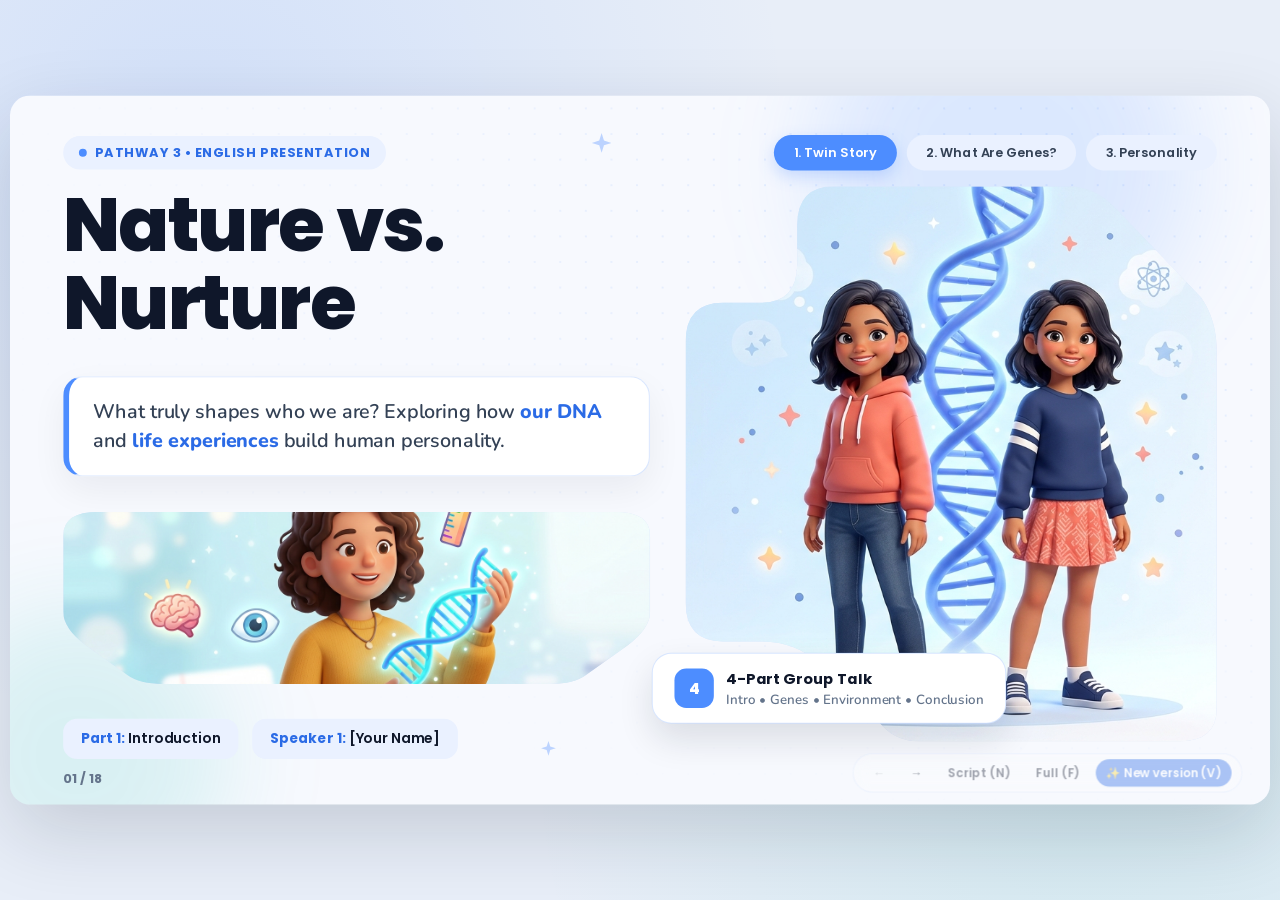
<file: index.html>
<!DOCTYPE html>
<html lang="en">
<head>
  <meta charset="UTF-8" />
  <meta name="viewport" content="width=device-width, initial-scale=1.0" />
  <title>Nature vs. Nurture — English Group Presentation (Part 1)</title>
  <link rel="preconnect" href="https://fonts.googleapis.com" />
  <link rel="preconnect" href="https://fonts.gstatic.com" crossorigin />
  <link
    href="https://fonts.googleapis.com/css2?family=Nunito:wght@500;600;700;800&family=Poppins:wght@600;700;800&display=swap"
    rel="stylesheet"
  />
  <link rel="stylesheet" href="css/styles.css?v=4" />
</head>
<body>
  <!-- Signature PDF Rounded Chamfer & L-Shape Masks -->
  <svg width="0" height="0" style="position: absolute;" aria-hidden="true">
    <defs>
      <clipPath id="clip-chamfer-banner" clipPathUnits="objectBoundingBox">
        <path d="M 0.06,0 L 0.94,0 Q 1,0 1,0.14 L 1,0.58 Q 1,0.68 0.96,0.78 L 0.89,0.95 Q 0.87,1 0.83,1 L 0.17,1 Q 0.13,1 0.11,0.95 L 0.04,0.78 Q 0,0.68 0,0.58 L 0,0.14 Q 0,0 0.06,0 Z" />
      </clipPath>
      <clipPath id="clip-stepped-hero" clipPathUnits="objectBoundingBox">
        <path d="M 0.28,0 L 0.72,0 Q 0.77,0 0.81,0.04 L 0.97,0.20 Q 1,0.24 1,0.30 L 1,0.94 Q 1,1 0.93,1 L 0.44,1 Q 0.39,1 0.36,0.96 L 0.25,0.86 Q 0.21,0.82 0.14,0.82 L 0.07,0.82 Q 0,0.82 0,0.75 L 0,0.28 Q 0,0.21 0.07,0.21 L 0.14,0.21 Q 0.21,0.21 0.21,0.14 L 0.21,0.07 Q 0.21,0 0.28,0 Z" />
      </clipPath>
      <clipPath id="clip-l-shape" clipPathUnits="objectBoundingBox">
        <path d="M 0.06,0 L 0.54,0 Q 0.60,0 0.60,0.08 L 0.60,0.19 Q 0.60,0.27 0.66,0.27 L 0.94,0.27 Q 1,0.27 1,0.35 L 1,0.92 Q 1,1 0.94,1 L 0.36,1 Q 0.30,1 0.30,0.92 L 0.30,0.47 Q 0.30,0.39 0.24,0.39 L 0.06,0.39 Q 0,0.39 0,0.31 L 0,0.08 Q 0,0 0.06,0 Z" />
      </clipPath>
    </defs>
  </svg>

  <main class="presentation-viewport">
    <div class="deck-stage" id="deckStage">
      <!-- Subtle Classroom Presentation Background Motifs -->
      <div class="bg-motifs" aria-hidden="true">
        <div class="motif-dots"></div>
        <div class="motif-blob motif-blob--blue"></div>
        <div class="motif-blob motif-blob--teal"></div>
        <svg class="motif-sparkle motif-sparkle--1" width="24" height="24" viewBox="0 0 24 24" fill="currentColor">
          <path d="M12 2L14.4 9.6L22 12L14.4 14.4L12 22L9.6 14.4L2 12L9.6 9.6L12 2Z" />
        </svg>
        <svg class="motif-sparkle motif-sparkle--2" width="18" height="18" viewBox="0 0 24 24" fill="currentColor">
          <path d="M12 2L14.4 9.6L22 12L14.4 14.4L12 22L9.6 14.4L2 12L9.6 9.6L12 2Z" />
        </svg>
      </div>

      <div class="slides-wrapper" id="slidesWrapper">

        <!-- =================================================================
             SLIDE 1: COVER SLIDE
             ================================================================= -->
        <section class="slide active" data-slide="0" data-notes="Good morning everyone! Today our group is going to talk about one of the most interesting questions in science: Nature versus Nurture — what truly shapes who we are? Let me start with a quick story...">
          <header class="slide-topbar anim anim-d1">
            <span class="section-tag">Pathway 3 &bull; English Presentation</span>
            <div class="topic-pills">
              <button class="topic-pill is-active" data-goto="1">1. Twin Story</button>
              <button class="topic-pill" data-goto="3">2. What Are Genes?</button>
              <button class="topic-pill" data-goto="4">3. Personality</button>
            </div>
          </header>

          <div class="cover-grid">
            <div class="cover-left">
              <div class="anim anim-d2">
                <h1 class="hero-title">Nature vs.<br />Nurture</h1>
              </div>

              <div class="cover-subtitle-box anim anim-d3">
                <p class="lead-text">
                  What truly shapes who we are? Exploring how <span class="highlight-blue">our DNA</span> and <span class="highlight-blue">life experiences</span> build human personality.
                </p>
              </div>

              <div class="media-frame mask-chamfer-banner cover-banner anim anim-d4">
                <img src="assets/01_03_what_are_genes.jpg" alt="Friendly cartoon illustration of DNA and traits" />
              </div>

              <div class="cover-meta-row anim anim-d5">
                <div class="meta-chip"><strong>Part 1:</strong> Introduction</div>
                <div class="meta-chip"><strong>Speaker 1:</strong> <span contenteditable="true" title="Click to edit your name">[Your Name]</span></div>
              </div>
            </div>

            <div class="cover-right anim anim-d3">
              <div class="media-frame mask-stepped-hero cover-hero-frame">
                <img src="assets/01_01_cover_twins_dna.jpg" alt="Cartoon twin sisters with DNA double helix" />
              </div>

              <div class="cover-floating-tag anim anim-d5">
                <div class="tag-icon-circle">4</div>
                <div>
                  <div style="font-family: var(--font-display); font-weight: 700; font-size: 15px;">4-Part Group Talk</div>
                  <div style="font-size: 13.5px; color: var(--text-muted); font-weight: 600;">Intro &bull; Genes &bull; Environment &bull; Conclusion</div>
                </div>
              </div>
            </div>
          </div>
        </section>

        <!-- =================================================================
             SLIDE 2: THE HOOK — TWO TWIN SISTERS
             ================================================================= -->
        <section class="slide" data-slide="1" data-notes="Let me start with a quick story about two twin sisters I know. They live in the exact same room, take the exact same classes, and share almost the same daily routine. Yet, their personalities couldn't be more different! One sister is super outgoing and makes friends everywhere she goes, while the other is quiet, cautious, and loves staying indoors. [Quét mắt nhìn cả lớp, dừng 1 nhịp] If they share the exact same environment, why are they so different?">
          <header class="slide-topbar anim anim-d1">
            <span class="section-tag">Part 01 &bull; Opening Story</span>
            <div class="topic-pills">
              <button class="topic-pill is-active" data-goto="1">Twin Story</button>
              <button class="topic-pill" data-goto="3">Genes</button>
              <button class="topic-pill" data-goto="4">Personality</button>
            </div>
          </header>

          <div class="twins-grid">
            <div class="twins-left anim anim-d2">
              <h2 class="slide-heading">Two Twin Sisters,<br />One Same Room</h2>
              <div class="media-frame mask-l-shape twins-image">
                <img src="assets/01_02_two_twin_sisters.jpg" alt="Cartoon of two twin sisters in the same room with opposite personalities" />
              </div>
            </div>

            <div class="twins-right">
              <div class="same-env-banner anim anim-d2">
                <span style="font-family: var(--font-display); font-weight: 700; font-size: 15px;">Shared Life:</span>
                <span class="env-pill">Same Room</span>
                <span class="env-pill">Same Classes</span>
                <span class="env-pill">Same Routine</span>
              </div>

              <div class="twin-cards-pair anim anim-d3">
                <div class="twin-card twin-card--a">
                  <span class="twin-label twin-label--a">Twin Sister A</span>
                  <h3 style="font-family: var(--font-display); font-size: 20px; font-weight: 700; margin-bottom: 6px;">Outgoing</h3>
                  <p class="body-text" style="font-size: 15.5px;">Talkative, energetic, and makes new friends everywhere she goes.</p>
                </div>

                <div class="twin-card twin-card--b">
                  <span class="twin-label twin-label--b">Twin Sister B</span>
                  <h3 style="font-family: var(--font-display); font-size: 20px; font-weight: 700; margin-bottom: 6px;">Quiet &amp; Calm</h3>
                  <p class="body-text" style="font-size: 15.5px;">Cautious, thoughtful, and loves relaxing indoors with a book.</p>
                </div>
              </div>

              <div class="big-question-bubble anim anim-d4">
                <div style="font-size: 12.5px; text-transform: uppercase; letter-spacing: 0.08em; opacity: 0.85; margin-bottom: 6px;">
                  The Big Question
                </div>
                <p>&ldquo;If they share the exact same environment, why are they so different?&rdquo;</p>
              </div>
            </div>
          </div>
        </section>

        <!-- =================================================================
             SLIDE 3: NATURE VS. NURTURE & GROUP ROADMAP
             ================================================================= -->
        <section class="slide" data-slide="2" data-notes="This brings us to one of the most fascinating debates in science: Nature versus Nurture — what truly shapes who we are? Today, our group will explore how both genetics and the environment influence our personality. Before we dive in, let's clarify two core concepts.">
          <header class="slide-topbar anim anim-d1">
            <span class="section-tag">Part 01 &bull; Today&rsquo;s Roadmap</span>
            <div class="topic-pills">
              <button class="topic-pill is-active" data-goto="2">Roadmap</button>
              <button class="topic-pill" data-goto="3">Genes</button>
              <button class="topic-pill" data-goto="4">Personality</button>
            </div>
          </header>

          <div class="roadmap-grid">
            <div class="roadmap-left">
              <div class="anim anim-d2">
                <h2 class="slide-heading">Nature vs.<br />Nurture</h2>
                <p class="lead-text" style="margin-top: 12px;">
                  One of science&rsquo;s greatest debates: what truly shapes who we become?
                </p>
              </div>

              <div class="vs-box anim anim-d3">
                <div class="vs-side">
                  <h3>Nature</h3>
                  <p>DNA &amp; Biology</p>
                </div>
                <div class="vs-badge">VS</div>
                <div class="vs-side">
                  <h3 style="color: var(--teal);">Nurture</h3>
                  <p>Life &amp; Environment</p>
                </div>
              </div>

              <div class="media-frame mask-rounded anim anim-d4" style="height: 200px;">
                <img src="assets/01_01_cover_twins_dna.jpg" alt="Nature versus Nurture cartoon visual" />
              </div>
            </div>

            <div class="roadmap-list anim anim-d3">
              <div class="roadmap-step is-active">
                <div class="step-num">01</div>
                <div>
                  <h3>Introduction &amp; Core Concepts (Now)</h3>
                  <p>The twin sisters paradox, what genes are, and what personality means.</p>
                </div>
              </div>

              <div class="roadmap-step">
                <div class="step-num">02</div>
                <div>
                  <h3>Genetic Influence &bull; Speaker 2</h3>
                  <p>How traits like shyness, cheerfulness, or extraversion are inherited.</p>
                </div>
              </div>

              <div class="roadmap-step">
                <div class="step-num">03</div>
                <div>
                  <h3>Environmental Influence &bull; Speaker 3</h3>
                  <p>How family, friends, school, and life experiences shape us.</p>
                </div>
              </div>

              <div class="roadmap-step">
                <div class="step-num">04</div>
                <div>
                  <h3>Conclusion &bull; Speaker 4</h3>
                  <p>How both forces work together &mdash; and how personality grows over time.</p>
                </div>
              </div>
            </div>
          </div>
        </section>

        <!-- =================================================================
             SLIDE 4: CONCEPT 1 — WHAT ARE GENES?
             ================================================================= -->
        <section class="slide" data-slide="3" data-notes="First, what are genes? Do you guys remember high school biology? Those endless genetics problems with AA, Aa, and aa that gave half of us a headache? [Cười nhẹ] Well, behind all those tricky letters is a simple idea: genes are our biological blueprint — kind of like our default settings inherited from our parents through DNA. Back in high school, we mostly solved AA and aa for physical traits like height or eye color. Today, scientists know those same inherited units also affect our brain chemistry and natural tendencies.">
          <header class="slide-topbar anim anim-d1">
            <span class="section-tag">Concept 01 &bull; Genetics</span>
            <div class="topic-pills">
              <button class="topic-pill" data-goto="1">Twin Story</button>
              <button class="topic-pill is-active" data-goto="3">What Are Genes?</button>
              <button class="topic-pill" data-goto="4">Personality</button>
            </div>
          </header>

          <div class="genes-layout">
            <div class="genes-left">
              <div class="anim anim-d2">
                <h2 class="slide-heading">What Are Genes?</h2>
              </div>

              <div class="genes-def-card anim anim-d3">
                <p class="lead-text">
                  Genes are our <span class="highlight-blue">biological blueprint</span> &mdash; our &ldquo;default settings&rdquo; inherited from our parents through DNA.
                </p>
              </div>

              <div class="punnett-strip anim anim-d3">
                <div>
                  <div style="font-family: var(--font-display); font-weight: 700; font-size: 16px;">High School Biology Throwback</div>
                  <div style="font-size: 14.5px; color: var(--text-muted); font-weight: 600;">Remember solving these letter pairs?</div>
                </div>
                <div class="allele-badges">
                  <span class="allele-tag">AA</span>
                  <span class="allele-tag">Aa</span>
                  <span class="allele-tag">aa</span>
                </div>
              </div>

              <table class="medical-table anim anim-d4" aria-label="From physical traits to brain chemistry">
                <thead>
                  <tr>
                    <th>Perspective</th>
                    <th>What It Shapes</th>
                    <th>Real Examples</th>
                  </tr>
                </thead>
                <tbody>
                  <tr>
                    <td><strong>High School View</strong></td>
                    <td>Physical traits</td>
                    <td>Height, eye color, hair type</td>
                  </tr>
                  <tr>
                    <td><strong>Modern Science</strong></td>
                    <td>Brain chemistry &amp; tendencies</td>
                    <td>Energy level, shyness, mood</td>
                  </tr>
                </tbody>
              </table>
            </div>

            <div class="genes-right anim anim-d3">
              <div class="media-frame mask-rounded genes-img-frame">
                <img src="assets/01_03_what_are_genes.jpg" alt="Cartoon student exploring DNA and genetic traits" />
              </div>
            </div>
          </div>
        </section>

        <!-- =================================================================
             SLIDE 5: CONCEPT 2 — WHAT IS PERSONALITY?
             ================================================================= -->
        <section class="slide" data-slide="4" data-notes="Second, what is personality? In simple terms, personality refers to a person's consistent patterns of thoughts, feelings, and behaviors. It is the unique combination of traits that defines how we react to the world around us.">
          <header class="slide-topbar anim anim-d1">
            <span class="section-tag">Concept 02 &bull; Psychology</span>
            <div class="topic-pills">
              <button class="topic-pill" data-goto="1">Twin Story</button>
              <button class="topic-pill" data-goto="3">Genes</button>
              <button class="topic-pill is-active" data-goto="4">Personality</button>
            </div>
          </header>

          <div class="personality-grid">
            <div class="personality-left">
              <div class="anim anim-d2">
                <h2 class="slide-heading">What Is<br />Personality?</h2>
                <p class="lead-text" style="margin-top: 10px;">
                  Consistent patterns of <span class="highlight-blue">thoughts</span>, <span class="highlight-blue">feelings</span>, and <span class="highlight-blue">behaviors</span>.
                </p>
              </div>

              <div class="pillar-stack anim anim-d3">
                <div class="pillar-item">
                  <div class="pillar-badge pillar-badge--blue">
                    <svg width="26" height="26" viewBox="0 0 24 24" fill="none" stroke="currentColor" stroke-width="2.2" stroke-linecap="round" stroke-linejoin="round"><path d="M12 2a8 8 0 0 0-8 8c0 3.4 2.1 6.3 5 7.4V20a1 1 0 0 0 1 1h4a1 1 0 0 0 1-1v-2.6c2.9-1.1 5-4 5-7.4a8 8 0 0 0-8-8z"/><path d="M9 21h6"/></svg>
                  </div>
                  <div>
                    <h3>1. Thoughts</h3>
                    <p>How we view situations, solve problems, and make choices.</p>
                  </div>
                </div>

                <div class="pillar-item">
                  <div class="pillar-badge pillar-badge--coral">
                    <svg width="26" height="26" viewBox="0 0 24 24" fill="none" stroke="currentColor" stroke-width="2.2" stroke-linecap="round" stroke-linejoin="round"><path d="M19 14c1.49-1.46 3-3.21 3-5.5A5.5 5.5 0 0 0 16.5 3c-1.76 0-3 .5-4.5 2-1.5-1.5-2.74-2-4.5-2A5.5 5.5 0 0 0 2 8.5c0 2.3 1.5 4.05 3 5.5l7 7Z"/></svg>
                  </div>
                  <div>
                    <h3>2. Feelings</h3>
                    <p>Our emotional reactions, empathy, and stress sensitivity.</p>
                  </div>
                </div>

                <div class="pillar-item">
                  <div class="pillar-badge pillar-badge--teal">
                    <svg width="26" height="26" viewBox="0 0 24 24" fill="none" stroke="currentColor" stroke-width="2.2" stroke-linecap="round" stroke-linejoin="round"><path d="M16 21v-2a4 4 0 0 0-4-4H6a4 4 0 0 0-4 4v2"/><circle cx="9" cy="7" r="4"/><path d="M22 21v-2a4 4 0 0 0-3-3.87"/><path d="M16 3.13a4 4 0 0 1 0 7.75"/></svg>
                  </div>
                  <div>
                    <h3>3. Behaviors</h3>
                    <p>How we act and interact with people around us every day.</p>
                  </div>
                </div>
              </div>
            </div>

            <div class="personality-right anim anim-d3">
              <div class="media-frame mask-rounded personality-img-frame">
                <img src="assets/01_04_what_is_personality.jpg" alt="Cartoon illustration of thoughts, feelings, and behaviors" />
              </div>

              <div class="personality-summary-card anim anim-d5">
                <div style="font-family: var(--font-display); font-weight: 700; font-size: 16px; color: var(--accent-deep); margin-bottom: 4px;">
                  In Short
                </div>
                <p class="body-text" style="font-size: 16px;">
                  It&rsquo;s the unique combination of traits that defines how we react to the world around us.
                </p>
              </div>
            </div>
          </div>
        </section>

        <!-- =================================================================
             SLIDE 6: TRANSITION / HANDOFF TO SPEAKER 2
             ================================================================= -->
        <section class="slide" data-slide="5" data-notes="So, going back to the twin sisters: how much of their difference is already written in their DNA before life even begins? To answer that, I'll hand it over to [Tên Người 2] to explore genetic influence.">
          <header class="slide-topbar anim anim-d1">
            <span class="section-tag">Transition &bull; Up Next</span>
            <div class="topic-pills">
              <button class="topic-pill" data-goto="1">Twin Story</button>
              <button class="topic-pill" data-goto="3">Genes</button>
              <button class="topic-pill is-active" data-goto="5">Part 2</button>
            </div>
          </header>

          <div class="handoff-grid">
            <div class="handoff-left">
              <h2 class="slide-heading anim anim-d2">Written in<br />Their DNA?</h2>

              <div class="handoff-quote-card anim anim-d3">
                &ldquo;Going back to the twin sisters: how much of their difference is already written in their DNA before life even begins?&rdquo;
              </div>

              <div class="next-speaker-box anim anim-d4">
                <div class="next-badge">Next Speaker &bull; Part 2</div>
                <h3 style="font-family: var(--font-display); font-size: 24px; font-weight: 800;">
                  Genetic Influence
                </h3>
                <p class="body-text" style="font-size: 16.5px;">
                  Handing over to <span class="highlight-blue" contenteditable="true" title="Click to edit Speaker 2's name">[Speaker 2 Name]</span> to explore how personality traits are inherited from parents.
                </p>
                <div class="preview-chips">
                  <span class="preview-chip">Shyness</span>
                  <span class="preview-chip">Cheerfulness</span>
                  <span class="preview-chip">Extraversion</span>
                </div>
              </div>
            </div>

            <div class="media-frame mask-l-shape handoff-img-frame anim anim-d3">
              <img src="assets/01_02_two_twin_sisters.jpg" alt="Twin sisters cartoon leading into genetic influence" />
            </div>
          </div>
        </section>

        <!-- =================================================================
             PART 2: GENETIC INFLUENCE (4 Slides from script_02.md)
             ================================================================= -->

        <!-- SLIDE 7: GENES FROM PARENTS -->
        <section class="slide" data-slide="6" data-notes="Now, I will talk about the influence of genetics on our personality. As we know, every person receives genes from their parents. These genes do not only affect our physical appearance, but they may also influence our natural behavior and personality.">
          <header class="slide-topbar anim anim-d1">
            <span class="section-tag">Part 02 &bull; Genetic Influence</span>
            <div class="topic-pills">
              <button class="topic-pill is-active" data-goto="6">From Parents</button>
              <button class="topic-pill" data-goto="7">Natural Traits</button>
              <button class="topic-pill" data-goto="8">Not Everything</button>
              <button class="topic-pill" data-goto="9">Main Idea</button>
            </div>
          </header>

          <div class="personality-grid">
            <div class="personality-left">
              <div class="anim anim-d2">
                <h2 class="slide-heading">Genes from<br />Parents</h2>
              </div>

              <div class="genes-def-card anim anim-d3">
                <p class="lead-text">
                  Every person receives <span class="highlight-blue">genes from their parents</span> &mdash; shaping more than just how we look.
                </p>
              </div>

              <div class="pillar-stack anim anim-d4">
                <div class="pillar-item">
                  <div class="pillar-badge pillar-badge--blue">
                    <svg width="24" height="24" viewBox="0 0 24 24" fill="none" stroke="currentColor" stroke-width="2.2" stroke-linecap="round" stroke-linejoin="round"><path d="M2 12s3-7 10-7 10 7 10 7-3 7-10 7-10-7-10-7Z"/><circle cx="12" cy="12" r="3"/></svg>
                  </div>
                  <div>
                    <h3>1. Physical Appearance</h3>
                    <p>Eye color, height, facial features, and hair type.</p>
                  </div>
                </div>

                <div class="pillar-item">
                  <div class="pillar-badge pillar-badge--teal">
                    <svg width="24" height="24" viewBox="0 0 24 24" fill="none" stroke="currentColor" stroke-width="2.2" stroke-linecap="round" stroke-linejoin="round"><path d="M19 14c1.49-1.46 3-3.21 3-5.5A5.5 5.5 0 0 0 16.5 3c-1.76 0-3 .5-4.5 2-1.5-1.5-2.74-2-4.5-2A5.5 5.5 0 0 0 2 8.5c0 2.3 1.5 4.05 3 5.5l7 7Z"/></svg>
                  </div>
                  <div>
                    <h3>2. Natural Personality</h3>
                    <p>Natural behavior, energy, and how we react to others.</p>
                  </div>
                </div>
              </div>
            </div>

            <div class="media-frame mask-stepped-hero anim anim-d3" style="height: 100%;">
              <img src="assets/02_01_genes_from_parents.jpg" alt="Cartoon parents and child connected by a glowing DNA helix" />
            </div>
          </div>
        </section>

        <!-- SLIDE 8: NATURAL PERSONALITY -->
        <section class="slide" data-slide="7" data-notes="First, genetics can influence whether a person is naturally shy or outgoing. Some children are naturally quiet and need more time to feel comfortable, while others are active and enjoy talking. Second, genetics may influence our emotions and behavior: some people are calm and patient, while others are more sensitive and emotional. Some children have lots of energy for outdoor activities, while others prefer reading or drawing.">
          <header class="slide-topbar anim anim-d1">
            <span class="section-tag">Part 02 &bull; Natural Personality</span>
            <div class="topic-pills">
              <button class="topic-pill" data-goto="6">From Parents</button>
              <button class="topic-pill is-active" data-goto="7">Natural Traits</button>
              <button class="topic-pill" data-goto="8">Not Everything</button>
              <button class="topic-pill" data-goto="9">Main Idea</button>
            </div>
          </header>

          <div class="anim anim-d2" style="margin-bottom: 14px;">
            <h2 class="slide-heading">Natural Personality Traits</h2>
          </div>

          <div class="factors-split" style="grid-template-columns: 0.92fr 1.08fr;">
            <div class="media-frame mask-l-shape anim anim-d3" style="height: 100%;">
              <img src="assets/02_02_natural_personality.jpg" alt="Cartoon showing shy, outgoing, calm, and energetic children" />
            </div>

            <div class="four-factors-grid anim anim-d4">
              <div class="factor-card factor-card--blue">
                <div class="factor-icon factor-icon--blue">
                  <svg width="24" height="24" viewBox="0 0 24 24" fill="none" stroke="currentColor" stroke-width="2.2" stroke-linecap="round" stroke-linejoin="round"><path d="M16 21v-2a4 4 0 0 0-4-4H6a4 4 0 0 0-4 4v2"/><circle cx="9" cy="7" r="4"/><path d="M22 21v-2a4 4 0 0 0-3-3.87"/><path d="M16 3.13a4 4 0 0 1 0 7.75"/></svg>
                </div>
                <div>
                  <h3>Shy or Outgoing</h3>
                  <p>Quiet &amp; cautious with new people vs. talkative &amp; social.</p>
                </div>
              </div>

              <div class="factor-card factor-card--teal">
                <div class="factor-icon factor-icon--teal">
                  <svg width="24" height="24" viewBox="0 0 24 24" fill="none" stroke="currentColor" stroke-width="2.2" stroke-linecap="round" stroke-linejoin="round"><circle cx="12" cy="12" r="10"/><path d="M8 14s1.5 2 4 2 4-2 4-2"/><line x1="9" x2="9.01" y1="9" y2="9"/><line x1="15" x2="15.01" y1="9" y2="9"/></svg>
                </div>
                <div>
                  <h3>Calm &amp; Patient</h3>
                  <p>Relaxed temperament &mdash; does not get angry easily.</p>
                </div>
              </div>

              <div class="factor-card factor-card--amber">
                <div class="factor-icon factor-icon--amber">
                  <svg width="24" height="24" viewBox="0 0 24 24" fill="none" stroke="currentColor" stroke-width="2.2" stroke-linecap="round" stroke-linejoin="round"><polygon points="13 2 3 14 12 14 11 22 21 10 12 10 13 2"/></svg>
                </div>
                <div>
                  <h3>Active &amp; Energetic</h3>
                  <p>Loves outdoor games vs. quiet reading or drawing.</p>
                </div>
              </div>

              <div class="factor-card factor-card--coral">
                <div class="factor-icon factor-icon--coral">
                  <svg width="24" height="24" viewBox="0 0 24 24" fill="none" stroke="currentColor" stroke-width="2.2" stroke-linecap="round" stroke-linejoin="round"><path d="M19 14c1.49-1.46 3-3.21 3-5.5A5.5 5.5 0 0 0 16.5 3c-1.76 0-3 .5-4.5 2-1.5-1.5-2.74-2-4.5-2A5.5 5.5 0 0 0 2 8.5c0 2.3 1.5 4.05 3 5.5l7 7Z"/></svg>
                </div>
                <div>
                  <h3>Sensitive &amp; Emotional</h3>
                  <p>Feels happy or sad more easily in daily life.</p>
                </div>
              </div>
            </div>
          </div>
        </section>

        <!-- SLIDE 9: GENES DO NOT DECIDE EVERYTHING -->
        <section class="slide" data-slide="8" data-notes="However, we should understand that genes do not decide everything. For example, a child with shy parents does not always become shy. They may become more confident when they meet new friends, join school activities, or practice speaking in front of other people. This means genes only create natural tendencies — they do not completely control our personality. Even brothers and sisters with the same parents can have very different personalities.">
          <header class="slide-topbar anim anim-d1">
            <span class="section-tag">Part 02 &bull; Beyond DNA</span>
            <div class="topic-pills">
              <button class="topic-pill" data-goto="6">From Parents</button>
              <button class="topic-pill" data-goto="7">Natural Traits</button>
              <button class="topic-pill is-active" data-goto="8">Not Everything</button>
              <button class="topic-pill" data-goto="9">Main Idea</button>
            </div>
          </header>

          <div class="personality-grid">
            <div class="personality-left">
              <div class="anim anim-d2">
                <h2 class="slide-heading">Genes Don&rsquo;t<br />Decide Everything</h2>
              </div>

              <div class="pillar-stack anim anim-d3">
                <div class="pillar-item">
                  <div class="pillar-badge pillar-badge--blue">
                    <svg width="24" height="24" viewBox="0 0 24 24" fill="none" stroke="currentColor" stroke-width="2.2" stroke-linecap="round" stroke-linejoin="round"><path d="M12 20V10"/><path d="M18 20V4"/><path d="M6 20v-4"/></svg>
                  </div>
                  <div>
                    <h3>Personality Can Change</h3>
                    <p>Genes only create natural tendencies, not fixed rules.</p>
                  </div>
                </div>

                <div class="pillar-item">
                  <div class="pillar-badge pillar-badge--teal">
                    <svg width="24" height="24" viewBox="0 0 24 24" fill="none" stroke="currentColor" stroke-width="2.2" stroke-linecap="round" stroke-linejoin="round"><path d="M16 21v-2a4 4 0 0 0-4-4H6a4 4 0 0 0-4 4v2"/><circle cx="9" cy="7" r="4"/><path d="M22 21v-2a4 4 0 0 0-3-3.87"/><path d="M16 3.13a4 4 0 0 1 0 7.75"/></svg>
                  </div>
                  <div>
                    <h3>Confidence Through Experience</h3>
                    <p>New friends, school activities &amp; speaking practice build confidence.</p>
                  </div>
                </div>

                <div class="pillar-item">
                  <div class="pillar-badge pillar-badge--coral">
                    <svg width="24" height="24" viewBox="0 0 24 24" fill="none" stroke="currentColor" stroke-width="2.2" stroke-linecap="round" stroke-linejoin="round"><path d="M17 21v-2a4 4 0 0 0-4-4H5a4 4 0 0 0-4 4v2"/><circle cx="9" cy="7" r="4"/><line x1="19" x2="19" y1="8" y2="14"/><line x1="22" x2="16" y1="11" y2="11"/></svg>
                  </div>
                  <div>
                    <h3>Same Parents, Different Siblings</h3>
                    <p>One sibling may be quiet while another is active &amp; talkative.</p>
                  </div>
                </div>
              </div>
            </div>

            <div class="media-frame mask-rounded anim anim-d3" style="height: 100%;">
              <img src="assets/02_03_confidence_growth.jpg" alt="Cartoon student speaking confidently in front of supportive classmates" />
            </div>
          </div>
        </section>

        <!-- SLIDE 10: MAIN IDEA & HANDOFF TO PERSON 3 -->
        <section class="slide" data-slide="9" data-notes="So, genetics is an important factor in personality, but it is not the only factor. In the next part, my friend will explain how the environment affects our personality. Thank you for listening!">
          <header class="slide-topbar anim anim-d1">
            <span class="section-tag">Part 02 &bull; Main Idea</span>
            <div class="topic-pills">
              <button class="topic-pill" data-goto="6">From Parents</button>
              <button class="topic-pill" data-goto="7">Natural Traits</button>
              <button class="topic-pill" data-goto="8">Not Everything</button>
              <button class="topic-pill is-active" data-goto="9">Main Idea</button>
            </div>
          </header>

          <div class="handoff-grid">
            <div class="handoff-left">
              <h2 class="slide-heading anim anim-d2">Important, Not<br />the Only Factor</h2>

              <div class="handoff-quote-card anim anim-d3">
                Genetics is an <span class="highlight-blue">important factor</span> in personality, but it is <span class="highlight-blue">not the only factor</span>.
              </div>

              <div class="next-speaker-box anim anim-d4">
                <div class="next-badge">Up Next &bull; Part 3</div>
                <h3 style="font-family: var(--font-display); font-size: 24px; font-weight: 800;">
                  Environmental Influence
                </h3>
                <p class="body-text" style="font-size: 16.5px;">
                  Next, <span class="highlight-blue" contenteditable="true" title="Click to edit Speaker 3's name">[Speaker 3 Name]</span> will explain how the environment shapes our personality.
                </p>
                <div class="preview-chips">
                  <span class="preview-chip">Family</span>
                  <span class="preview-chip">Friends &amp; School</span>
                  <span class="preview-chip">Life Experiences</span>
                </div>
              </div>
            </div>

            <div class="factors-hub-card anim anim-d3" style="height: 460px;">
              <svg class="factors-hub-svg" viewBox="0 0 420 420" fill="none" xmlns="http://www.w3.org/2000/svg" role="img" aria-label="Genetics plus Environment equals Personality">
                <circle cx="210" cy="210" r="150" stroke="#4D8DFF" stroke-opacity="0.18" stroke-width="2.5" stroke-dasharray="8 8" />
                <rect x="44" y="138" width="146" height="144" rx="26" fill="#EAF1FF" stroke="#4D8DFF" stroke-width="3" />
                <text x="117" y="198" text-anchor="middle" fill="#2B6BE6" font-family="Poppins, sans-serif" font-size="20" font-weight="800">GENETICS</text>
                <text x="117" y="226" text-anchor="middle" fill="#334155" font-family="Nunito, sans-serif" font-size="14" font-weight="700">Natural Tendencies</text>

                <circle cx="210" cy="210" r="24" fill="#4D8DFF" />
                <text x="210" y="218" text-anchor="middle" fill="#FFFFFF" font-family="Poppins, sans-serif" font-size="26" font-weight="800">+</text>

                <rect x="230" y="138" width="146" height="144" rx="26" fill="#E6FAF7" stroke="#14B8A6" stroke-width="3" />
                <text x="303" y="198" text-anchor="middle" fill="#0F766E" font-family="Poppins, sans-serif" font-size="18" font-weight="800">ENVIRONMENT</text>
                <text x="303" y="226" text-anchor="middle" fill="#334155" font-family="Nunito, sans-serif" font-size="14" font-weight="700">Life &amp; Experiences</text>
              </svg>
            </div>
          </div>
        </section>

        <!-- =================================================================
             PART 3: ENVIRONMENTAL INFLUENCE (4 Slides from script_03.md)
             ================================================================= -->

        <!-- SLIDE 11: PART 3 INTRO — BLUEPRINT VS HOUSE -->
        <section class="slide" data-slide="10" data-notes="Now let's move to Part 3: Environmental Influence, or Nurture. Genes are the blueprint, but the environment builds the house. Today I will cover three main factors: Family, Friends and School, and Life Experiences.">
          <header class="slide-topbar anim anim-d1">
            <span class="section-tag">Part 03 &bull; Environmental Influence</span>
            <div class="topic-pills">
              <button class="topic-pill is-active" data-goto="10">Overview</button>
              <button class="topic-pill" data-goto="11">Family</button>
              <button class="topic-pill" data-goto="12">Friends &amp; School</button>
              <button class="topic-pill" data-goto="13">Experiences</button>
            </div>
          </header>

          <div class="personality-grid">
            <div class="personality-left">
              <div class="anim anim-d2">
                <h2 class="slide-heading">Nurture:<br />Building the House</h2>
              </div>

              <div class="handoff-quote-card anim anim-d3">
                &ldquo;Genes are the <span class="highlight-blue">blueprint</span>, but environment <span class="highlight-blue">builds the house</span>.&rdquo;
              </div>

              <div class="pillar-stack anim anim-d4">
                <div class="pillar-item">
                  <div class="pillar-badge pillar-badge--teal">
                    <svg width="24" height="24" viewBox="0 0 24 24" fill="none" stroke="currentColor" stroke-width="2.2" stroke-linecap="round" stroke-linejoin="round"><path d="M15 21v-8a1 1 0 0 0-1-1h-4a1 1 0 0 0-1 1v8"/><path d="M3 10a2 2 0 0 1 .709-1.528l7-5.999a2 2 0 0 1 2.582 0l7 5.999A2 2 0 0 1 21 10v9a2 2 0 0 1-2 2H5a2 2 0 0 1-2-2z"/></svg>
                  </div>
                  <div>
                    <h3>1. Family</h3>
                    <p>Our very first environment &amp; parenting style.</p>
                  </div>
                </div>

                <div class="pillar-item">
                  <div class="pillar-badge pillar-badge--blue">
                    <svg width="24" height="24" viewBox="0 0 24 24" fill="none" stroke="currentColor" stroke-width="2.2" stroke-linecap="round" stroke-linejoin="round"><path d="M16 21v-2a4 4 0 0 0-4-4H6a4 4 0 0 0-4 4v2"/><circle cx="9" cy="7" r="4"/><path d="M22 21v-2a4 4 0 0 0-3-3.87"/><path d="M16 3.13a4 4 0 0 1 0 7.75"/></svg>
                  </div>
                  <div>
                    <h3>2. Friends &amp; School</h3>
                    <p>Our social world outside the home.</p>
                  </div>
                </div>

                <div class="pillar-item">
                  <div class="pillar-badge pillar-badge--coral">
                    <svg width="24" height="24" viewBox="0 0 24 24" fill="none" stroke="currentColor" stroke-width="2.2" stroke-linecap="round" stroke-linejoin="round"><circle cx="12" cy="12" r="10"/><path d="m16.24 7.76-1.804 5.411a2 2 0 0 1-1.265 1.265L7.76 16.24l1.804-5.411a2 2 0 0 1 1.265-1.265z"/></svg>
                  </div>
                  <div>
                    <h3>3. Life Experiences</h3>
                    <p>Travel, challenges, successes, and epigenetics.</p>
                  </div>
                </div>
              </div>
            </div>

            <div class="media-frame mask-stepped-hero anim anim-d3" style="height: 100%;">
              <img src="assets/03_01_blueprint_house.jpg" alt="Cartoon house built over a glowing DNA blueprint" />
            </div>
          </div>
        </section>

        <!-- SLIDE 12: 1. FAMILY — OUR FIRST ENVIRONMENT -->
        <section class="slide" data-slide="11" data-notes="First, Family is our first environment. It shapes our early habits, values, and emotions. Parenting styles matter a lot — whether parents are supportive or strict. A great example is identical twins raised apart: even with the same DNA, they can develop different personalities.">
          <header class="slide-topbar anim anim-d1">
            <span class="section-tag">Part 03 &bull; Factor 01</span>
            <div class="topic-pills">
              <button class="topic-pill" data-goto="10">Overview</button>
              <button class="topic-pill is-active" data-goto="11">Family</button>
              <button class="topic-pill" data-goto="12">Friends &amp; School</button>
              <button class="topic-pill" data-goto="13">Experiences</button>
            </div>
          </header>

          <div class="personality-grid" style="grid-template-columns: 0.95fr 1.05fr;">
            <div class="media-frame mask-l-shape anim anim-d2" style="height: 100%;">
              <img src="assets/03_02_family_environment.jpg" alt="Cartoon parents encouraging their child in a warm living room" />
            </div>

            <div class="personality-left">
              <div class="anim anim-d2">
                <h2 class="slide-heading">1. Family:<br />Our First Environment</h2>
              </div>

              <div class="pillar-stack anim anim-d3">
                <div class="pillar-item">
                  <div class="pillar-badge pillar-badge--teal">
                    <svg width="24" height="24" viewBox="0 0 24 24" fill="none" stroke="currentColor" stroke-width="2.2" stroke-linecap="round" stroke-linejoin="round"><path d="M19 14c1.49-1.46 3-3.21 3-5.5A5.5 5.5 0 0 0 16.5 3c-1.76 0-3 .5-4.5 2-1.5-1.5-2.74-2-4.5-2A5.5 5.5 0 0 0 2 8.5c0 2.3 1.5 4.05 3 5.5l7 7Z"/></svg>
                  </div>
                  <div>
                    <h3>Early Foundation</h3>
                    <p>Shapes early habits, core values, and emotions.</p>
                  </div>
                </div>

                <div class="pillar-item">
                  <div class="pillar-badge pillar-badge--blue">
                    <svg width="24" height="24" viewBox="0 0 24 24" fill="none" stroke="currentColor" stroke-width="2.2" stroke-linecap="round" stroke-linejoin="round"><path d="M12 3v18"/><path d="M5 8h14"/><path d="M7 8c-1.5 3-2 5-2 6a2 2 0 0 0 4 0c0-1-.5-3-2-6Z"/><path d="M17 8c-1.5 3-2 5-2 6a2 2 0 0 0 4 0c0-1-.5-3-2-6Z"/></svg>
                  </div>
                  <div>
                    <h3>Parenting Styles Matter</h3>
                    <p><strong>Supportive vs. Strict</strong> approaches guide confidence &amp; independence.</p>
                  </div>
                </div>

                <div class="pillar-item">
                  <div class="pillar-badge pillar-badge--coral">
                    <svg width="24" height="24" viewBox="0 0 24 24" fill="none" stroke="currentColor" stroke-width="2.2" stroke-linecap="round" stroke-linejoin="round"><path d="M17 21v-2a4 4 0 0 0-4-4H5a4 4 0 0 0-4 4v2"/><circle cx="9" cy="7" r="4"/><path d="M23 21v-2a4 4 0 0 0-3-3.87"/><path d="M16 3.13a4 4 0 0 1 0 7.75"/></svg>
                  </div>
                  <div>
                    <h3>Real-World Proof</h3>
                    <p>Identical twins raised apart can have different personalities.</p>
                  </div>
                </div>
              </div>
            </div>
          </div>
        </section>

        <!-- SLIDE 13: 2. FRIENDS & SCHOOL — SOCIAL WORLD -->
        <section class="slide" data-slide="12" data-notes="Second, Friends and School form our social world. Peer pressure influences our hobbies, how we speak, and our behavior. Meanwhile, school teaches us teamwork, discipline, and communication, helping us discover hidden talents outside our family.">
          <header class="slide-topbar anim anim-d1">
            <span class="section-tag">Part 03 &bull; Factor 02</span>
            <div class="topic-pills">
              <button class="topic-pill" data-goto="10">Overview</button>
              <button class="topic-pill" data-goto="11">Family</button>
              <button class="topic-pill is-active" data-goto="12">Friends &amp; School</button>
              <button class="topic-pill" data-goto="13">Experiences</button>
            </div>
          </header>

          <div class="personality-grid">
            <div class="personality-left">
              <div class="anim anim-d2">
                <h2 class="slide-heading">2. Friends &amp; School:<br />Social World</h2>
              </div>

              <div class="pillar-stack anim anim-d3">
                <div class="pillar-item">
                  <div class="pillar-badge pillar-badge--coral">
                    <svg width="24" height="24" viewBox="0 0 24 24" fill="none" stroke="currentColor" stroke-width="2.2" stroke-linecap="round" stroke-linejoin="round"><path d="M21 15a2 2 0 0 1-2 2H7l-4 4V5a2 2 0 0 1 2-2h14a2 2 0 0 1 2 2z"/></svg>
                  </div>
                  <div>
                    <h3>Peer Influence</h3>
                    <p>Influences our hobbies, speech style, and daily behavior.</p>
                  </div>
                </div>

                <div class="pillar-item">
                  <div class="pillar-badge pillar-badge--blue">
                    <svg width="24" height="24" viewBox="0 0 24 24" fill="none" stroke="currentColor" stroke-width="2.2" stroke-linecap="round" stroke-linejoin="round"><path d="M22 10v6M2 10l10-5 10 5-10 5z"/><path d="M6 12v5c3 3 9 3 12 0v-5"/></svg>
                  </div>
                  <div>
                    <h3>School Skills</h3>
                    <p>Teaches teamwork, discipline, and communication.</p>
                  </div>
                </div>

                <div class="pillar-item">
                  <div class="pillar-badge pillar-badge--teal">
                    <svg width="24" height="24" viewBox="0 0 24 24" fill="none" stroke="currentColor" stroke-width="2.2" stroke-linecap="round" stroke-linejoin="round"><polygon points="12 2 15.09 8.26 22 9.27 17 14.14 18.18 21.02 12 17.77 5.82 21.02 7 14.14 2 9.27 8.91 8.26 12 2"/></svg>
                  </div>
                  <div>
                    <h3>Hidden Talents</h3>
                    <p>Helps us discover new strengths outside our family.</p>
                  </div>
                </div>
              </div>
            </div>

            <div class="media-frame mask-rounded anim anim-d3" style="height: 100%;">
              <img src="assets/03_03_friends_school.jpg" alt="Cartoon friends collaborating and discovering talents at school" />
            </div>
          </div>
        </section>

        <!-- SLIDE 14: 3. LIFE EXPERIENCES & EPIGENETICS -->
        <section class="slide" data-slide="13" data-notes="Third, Life Experiences shape who we become — through travel, challenges, successes, and failures. Even more fascinating is epigenetics: the environment can literally turn on or turn off certain genes! In conclusion, genes give us potential, but life shapes our final story. Now I will pass it to our final speaker for the conclusion.">
          <header class="slide-topbar anim anim-d1">
            <span class="section-tag">Part 03 &bull; Factor 03</span>
            <div class="topic-pills">
              <button class="topic-pill" data-goto="10">Overview</button>
              <button class="topic-pill" data-goto="11">Family</button>
              <button class="topic-pill" data-goto="12">Friends &amp; School</button>
              <button class="topic-pill is-active" data-goto="13">Experiences</button>
            </div>
          </header>

          <div class="handoff-grid">
            <div class="handoff-left">
              <h2 class="slide-heading anim anim-d2">3. Life Experiences</h2>

              <div class="pillar-stack anim anim-d3">
                <div class="pillar-item">
                  <div class="pillar-badge pillar-badge--amber" style="background: rgba(245, 158, 11, 0.14); color: #b45309;">
                    <svg width="24" height="24" viewBox="0 0 24 24" fill="none" stroke="currentColor" stroke-width="2.2" stroke-linecap="round" stroke-linejoin="round"><circle cx="12" cy="12" r="10"/><path d="m16.24 7.76-1.804 5.411a2 2 0 0 1-1.265 1.265L7.76 16.24l1.804-5.411a2 2 0 0 1 1.265-1.265z"/></svg>
                  </div>
                  <div>
                    <h3>Turning Points</h3>
                    <p>Travel, challenges, successes, and failures shape resilience.</p>
                  </div>
                </div>

                <div class="pillar-item">
                  <div class="pillar-badge pillar-badge--blue">
                    <svg width="24" height="24" viewBox="0 0 24 24" fill="none" stroke="currentColor" stroke-width="2.2" stroke-linecap="round" stroke-linejoin="round"><rect width="20" height="12" x="2" y="6" rx="6"/><circle cx="16" cy="12" r="2"/></svg>
                  </div>
                  <div>
                    <h3>Epigenetics</h3>
                    <p>Environment can <strong>&ldquo;turn on&rdquo;</strong> or <strong>&ldquo;turn off&rdquo;</strong> certain genes.</p>
                  </div>
                </div>
              </div>

              <div class="handoff-quote-card anim anim-d4">
                &ldquo;Genes give us <span class="highlight-blue">potential</span>, but life shapes our <span class="highlight-blue">final story</span>.&rdquo;
              </div>
            </div>

            <div class="media-frame mask-l-shape handoff-img-frame anim anim-d3">
              <img src="assets/03_04_life_experiences.jpg" alt="Cartoon student exploring life experiences with glowing DNA switches" />
            </div>
          </div>
        </section>

        <!-- =================================================================
             PART 4: CONCLUSION (4 Slides from script_04.md)
             ================================================================= -->

        <!-- SLIDE 15: CONCLUSION — GENETICS AND PERSONALITY -->
        <section class="slide" data-slide="14" data-notes="To conclude our presentation: Genetics and Personality. Personality is influenced by both genes and the environment. We can inherit some personality traits from our parents — for example: shy, friendly, or outgoing.">
          <header class="slide-topbar anim anim-d1">
            <span class="section-tag">Part 04 &bull; Conclusion</span>
            <div class="topic-pills">
              <button class="topic-pill is-active" data-goto="14">Conclusion</button>
              <button class="topic-pill" data-goto="15">Genes &amp; Environment</button>
              <button class="topic-pill" data-goto="16">Final Thoughts</button>
            </div>
          </header>

          <div class="handoff-grid">
            <div class="handoff-left">
              <h2 class="slide-heading anim anim-d2">Genetics and<br />Personality</h2>

              <div class="handoff-quote-card anim anim-d3">
                Personality is influenced by <span class="highlight-blue">both genes and the environment</span>.
              </div>

              <div class="next-speaker-box anim anim-d4">
                <h3 style="font-family: var(--font-display); font-size: 22px; font-weight: 800;">
                  Inherited Traits
                </h3>
                <p class="body-text" style="font-size: 17.5px;">
                  We can inherit some personality traits from our parents.
                </p>
                <div class="preview-chips">
                  <span class="preview-chip">Shy</span>
                  <span class="preview-chip">Friendly</span>
                  <span class="preview-chip">Outgoing</span>
                </div>
              </div>
            </div>

            <div class="media-frame mask-stepped-hero handoff-img-frame anim anim-d3">
              <img src="assets/04_01_genetics_personality.jpg" alt="Cartoon family with DNA ribbon and personality trait badges" />
            </div>
          </div>
        </section>

        <!-- SLIDE 16: WHAT SHAPES OUR PERSONALITY? -->
        <section class="slide" data-slide="15" data-notes="So, what shapes our personality? First, genes: we may inherit personality traits from our parents. Second, family: the way our parents raise us. Third, friends: people around us can influence our behavior. And finally, life experiences: our experiences help shape who we are.">
          <header class="slide-topbar anim anim-d1">
            <span class="section-tag">Part 04 &bull; Genes &amp; Environment</span>
            <div class="topic-pills">
              <button class="topic-pill" data-goto="14">Conclusion</button>
              <button class="topic-pill is-active" data-goto="15">4 Factors</button>
              <button class="topic-pill" data-goto="16">Final Thoughts</button>
            </div>
          </header>

          <div class="anim anim-d2" style="margin-bottom: 14px;">
            <h2 class="slide-heading">What Shapes Our Personality?</h2>
          </div>

          <div class="factors-split">
            <div class="four-factors-grid anim anim-d3">
              <div class="factor-card factor-card--blue">
                <div class="factor-icon factor-icon--blue">
                  <svg width="26" height="26" viewBox="0 0 24 24" fill="none" stroke="currentColor" stroke-width="2.2" stroke-linecap="round" stroke-linejoin="round"><path d="M2 15c6.667-6 13.333 0 20-6"/><path d="M9 22c1.798-1.998 2.518-3.995 2.807-5.993"/><path d="M15 2c-1.798 1.998-2.518 3.995-2.807 5.993"/><path d="m17 6-2.5-2.5"/><path d="m14 8-1-1"/><path d="m7 18 2.5 2.5"/><path d="m3.5 14.5.5.5"/><path d="m20 9 .5.5"/><path d="m6.5 12.5 1 1"/><path d="m16.5 10.5 1 1"/><path d="m10 16 1.5 1.5"/></svg>
                </div>
                <div>
                  <h3>1. Genes</h3>
                  <p>We may inherit personality traits from our parents.</p>
                </div>
              </div>

              <div class="factor-card factor-card--teal">
                <div class="factor-icon factor-icon--teal">
                  <svg width="26" height="26" viewBox="0 0 24 24" fill="none" stroke="currentColor" stroke-width="2.2" stroke-linecap="round" stroke-linejoin="round"><path d="M15 21v-8a1 1 0 0 0-1-1h-4a1 1 0 0 0-1 1v8"/><path d="M3 10a2 2 0 0 1 .709-1.528l7-5.999a2 2 0 0 1 2.582 0l7 5.999A2 2 0 0 1 21 10v9a2 2 0 0 1-2 2H5a2 2 0 0 1-2-2z"/></svg>
                </div>
                <div>
                  <h3>2. Family</h3>
                  <p>The way our parents raise us.</p>
                </div>
              </div>

              <div class="factor-card factor-card--coral">
                <div class="factor-icon factor-icon--coral">
                  <svg width="26" height="26" viewBox="0 0 24 24" fill="none" stroke="currentColor" stroke-width="2.2" stroke-linecap="round" stroke-linejoin="round"><path d="M16 21v-2a4 4 0 0 0-4-4H6a4 4 0 0 0-4 4v2"/><circle cx="9" cy="7" r="4"/><path d="M22 21v-2a4 4 0 0 0-3-3.87"/><path d="M16 3.13a4 4 0 0 1 0 7.75"/></svg>
                </div>
                <div>
                  <h3>3. Friends</h3>
                  <p>People around us can influence our behavior.</p>
                </div>
              </div>

              <div class="factor-card factor-card--amber">
                <div class="factor-icon factor-icon--amber">
                  <svg width="26" height="26" viewBox="0 0 24 24" fill="none" stroke="currentColor" stroke-width="2.2" stroke-linecap="round" stroke-linejoin="round"><circle cx="12" cy="12" r="10"/><path d="m16.24 7.76-1.804 5.411a2 2 0 0 1-1.265 1.265L7.76 16.24l1.804-5.411a2 2 0 0 1 1.265-1.265z"/></svg>
                </div>
                <div>
                  <h3>4. Life Experiences</h3>
                  <p>Our experiences help shape who we are.</p>
                </div>
              </div>
            </div>

            <div class="factors-hub-card anim anim-d4">
              <svg class="factors-hub-svg" viewBox="0 0 420 420" fill="none" xmlns="http://www.w3.org/2000/svg" role="img" aria-label="Diagram showing Genes, Family, Friends, and Life Experiences shaping Personality">
                <circle cx="210" cy="210" r="142" stroke="#4D8DFF" stroke-opacity="0.22" stroke-width="2.5" stroke-dasharray="8 8" />
                <line x1="210" y1="210" x2="108" y2="108" stroke="#4D8DFF" stroke-width="3" stroke-opacity="0.35" />
                <line x1="210" y1="210" x2="312" y2="108" stroke="#14B8A6" stroke-width="3" stroke-opacity="0.35" />
                <line x1="210" y1="210" x2="108" y2="312" stroke="#FB7185" stroke-width="3" stroke-opacity="0.35" />
                <line x1="210" y1="210" x2="312" y2="312" stroke="#F59E0B" stroke-width="3" stroke-opacity="0.35" />

                <!-- Center Hub -->
                <circle cx="210" cy="210" r="68" fill="#4D8DFF" />
                <circle cx="210" cy="210" r="78" stroke="#4D8DFF" stroke-opacity="0.2" stroke-width="8" />
                <text x="210" y="205" text-anchor="middle" fill="#FFFFFF" font-family="Poppins, sans-serif" font-size="18" font-weight="800">YOUR</text>
                <text x="210" y="229" text-anchor="middle" fill="#FFFFFF" font-family="Poppins, sans-serif" font-size="16" font-weight="700">PERSONALITY</text>

                <!-- Node 1: Genes -->
                <circle cx="108" cy="108" r="46" fill="#FFFFFF" stroke="#4D8DFF" stroke-width="3" />
                <text x="108" y="105" text-anchor="middle" fill="#2B6BE6" font-family="Poppins, sans-serif" font-size="15" font-weight="800">GENES</text>
                <text x="108" y="124" text-anchor="middle" fill="#64748B" font-family="Nunito, sans-serif" font-size="12" font-weight="700">Nature</text>

                <!-- Node 2: Family -->
                <circle cx="312" cy="108" r="46" fill="#FFFFFF" stroke="#14B8A6" stroke-width="3" />
                <text x="312" y="105" text-anchor="middle" fill="#0F766E" font-family="Poppins, sans-serif" font-size="15" font-weight="800">FAMILY</text>
                <text x="312" y="124" text-anchor="middle" fill="#64748B" font-family="Nunito, sans-serif" font-size="12" font-weight="700">Home</text>

                <!-- Node 3: Friends -->
                <circle cx="108" cy="312" r="46" fill="#FFFFFF" stroke="#FB7185" stroke-width="3" />
                <text x="108" y="309" text-anchor="middle" fill="#E11D48" font-family="Poppins, sans-serif" font-size="15" font-weight="800">FRIENDS</text>
                <text x="108" y="328" text-anchor="middle" fill="#64748B" font-family="Nunito, sans-serif" font-size="12" font-weight="700">Social</text>

                <!-- Node 4: Experiences -->
                <circle cx="312" cy="312" r="46" fill="#FFFFFF" stroke="#F59E0B" stroke-width="3" />
                <text x="312" y="309" text-anchor="middle" fill="#B45309" font-family="Poppins, sans-serif" font-size="14" font-weight="800">LIFE</text>
                <text x="312" y="328" text-anchor="middle" fill="#64748B" font-family="Nunito, sans-serif" font-size="12" font-weight="700">Events</text>
              </svg>
            </div>
          </div>
        </section>

        <!-- SLIDE 17: FINAL THOUGHTS -->
        <section class="slide" data-slide="16" data-notes="In our final thoughts: who we are is more than our genes. Genes are important, but they do not decide everything. We can learn new things and develop our personalities. And remember — everyone has a unique personality.">
          <header class="slide-topbar anim anim-d1">
            <span class="section-tag">Part 04 &bull; Final Thoughts</span>
            <div class="topic-pills">
              <button class="topic-pill" data-goto="14">Conclusion</button>
              <button class="topic-pill" data-goto="15">4 Factors</button>
              <button class="topic-pill is-active" data-goto="16">Final Thoughts</button>
            </div>
          </header>

          <div class="personality-grid">
            <div class="media-frame mask-l-shape anim anim-d2" style="height: 100%;">
              <img src="assets/04_03_personal_growth.jpg" alt="Cartoon illustration of personal growth from DNA and life experiences" />
            </div>

            <div class="personality-left">
              <div class="anim anim-d2">
                <h2 class="slide-heading">Who We Are Is<br />More Than Our Genes</h2>
              </div>

              <div class="pillar-stack anim anim-d3">
                <div class="pillar-item">
                  <div class="pillar-badge pillar-badge--blue">
                    <svg width="24" height="24" viewBox="0 0 24 24" fill="none" stroke="currentColor" stroke-width="2.2" stroke-linecap="round" stroke-linejoin="round"><path d="M12 22c5.523 0 10-4.477 10-10S17.523 2 12 2 2 6.477 2 12s4.477 10 10 10z"/><path d="m9 12 2 2 4-4"/></svg>
                  </div>
                  <div>
                    <h3>Not Decided by Genes Alone</h3>
                    <p>Genes are important, but they do not decide everything.</p>
                  </div>
                </div>

                <div class="pillar-item">
                  <div class="pillar-badge pillar-badge--teal">
                    <svg width="24" height="24" viewBox="0 0 24 24" fill="none" stroke="currentColor" stroke-width="2.2" stroke-linecap="round" stroke-linejoin="round"><path d="M2 3h6a4 4 0 0 1 4 4v14a3 3 0 0 0-3-3H2z"/><path d="M22 3h-6a4 4 0 0 0-4 4v14a3 3 0 0 1 3-3h7z"/></svg>
                  </div>
                  <div>
                    <h3>Always Learning &amp; Growing</h3>
                    <p>We can learn new things and develop our personalities.</p>
                  </div>
                </div>

                <div class="pillar-item">
                  <div class="pillar-badge pillar-badge--coral">
                    <svg width="24" height="24" viewBox="0 0 24 24" fill="none" stroke="currentColor" stroke-width="2.2" stroke-linecap="round" stroke-linejoin="round"><polygon points="12 2 15.09 8.26 22 9.27 17 14.14 18.18 21.02 12 17.77 5.82 21.02 7 14.14 2 9.27 8.91 8.26 12 2"/></svg>
                  </div>
                  <div>
                    <h3>Uniquely You</h3>
                    <p>Everyone has a unique personality.</p>
                  </div>
                </div>
              </div>
            </div>
          </div>
        </section>

        <!-- SLIDE 18: THANK YOU FOR LISTENING -->
        <section class="slide" data-slide="17" data-notes="Thank you so much for listening! We are happy to answer any questions you have.">
          <header class="slide-topbar anim anim-d1">
            <span class="section-tag">Part 04 &bull; Closing</span>
            <div class="topic-pills">
              <button class="topic-pill" data-goto="0">Back to Start</button>
              <button class="topic-pill is-active" data-goto="17">Q&amp;A</button>
            </div>
          </header>

          <div class="thankyou-grid">
            <div class="handoff-left">
              <h1 class="hero-title anim anim-d2">Thank You<br />for Listening!</h1>

              <div class="cover-subtitle-box anim anim-d3">
                <p class="lead-text">
                  We hope you enjoyed exploring <span class="highlight-blue">Nature vs. Nurture</span> with our group. Any questions?
                </p>
              </div>

              <div class="cover-meta-row anim anim-d4">
                <div class="meta-chip"><strong>1.</strong> Intro</div>
                <div class="meta-chip"><strong>2.</strong> Genetics</div>
                <div class="meta-chip"><strong>3.</strong> Environment</div>
                <div class="meta-chip"><strong>4.</strong> Conclusion</div>
              </div>
            </div>

            <div class="media-frame mask-rounded thankyou-img-frame anim anim-d3">
              <img src="assets/04_04_thank_you_group.jpg" alt="Four cheerful students waving thank you" />
            </div>
          </div>
        </section>

      </div>

      <!-- Minimal Slide Number & Subtle Presenter Controls -->
      <div class="slide-footer-num" id="slideCounter">01 / 18</div>

      <div class="presenter-bar" aria-label="Presentation controls">
        <button class="p-btn" id="prevBtn" title="Previous Slide">&larr;</button>
        <button class="p-btn" id="nextBtn" title="Next Slide">&rarr;</button>
        <button class="p-btn" id="notesBtn" title="Toggle English Script (N)">Script (N)</button>
        <button class="p-btn" id="fullscreenBtn" title="Fullscreen (F)">Full (F)</button>
        <button class="p-btn p-btn--version" id="versionBtn" data-target="index-v2.html" title="Switch to the improved version (V)" style="background: #2B6BE6; color: #fff;">&#10024; New version (V)</button>
      </div>
    </div>
  </main>

  <!-- Presenter Script Notes Drawer (Press N) -->
  <aside class="notes-drawer" id="notesDrawer" aria-live="polite">
    <div class="notes-header">
      <span>English Script &bull; Slide <span id="notesSlideNum">1</span></span>
      <button class="notes-close" id="notesClose" aria-label="Close notes">&times;</button>
    </div>
    <p class="notes-body" id="notesBody"></p>
  </aside>

  <script src="js/app.js?v=4"></script>
</body>
</html>
</file>
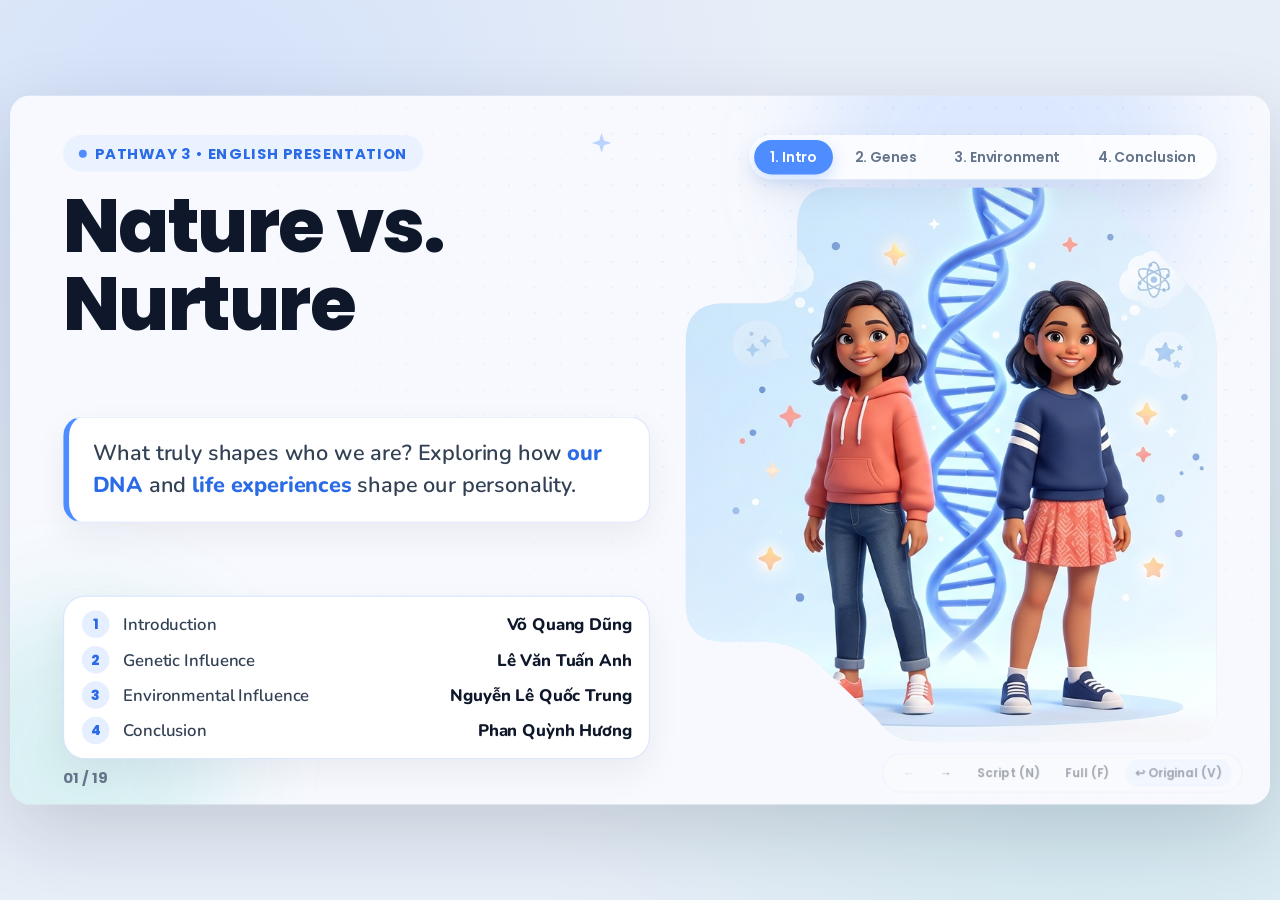
<file: index-v2.html>
<!DOCTYPE html>
<html lang="en">
<head>
  <meta charset="UTF-8" />
  <meta name="viewport" content="width=device-width, initial-scale=1.0" />
  <title>Nature vs. Nurture — English Group Presentation (Improved Version)</title>
  <link rel="preconnect" href="https://fonts.googleapis.com" />
  <link rel="preconnect" href="https://fonts.gstatic.com" crossorigin />
  <link
    href="https://fonts.googleapis.com/css2?family=Nunito:wght@500;600;700;800&family=Poppins:wght@600;700;800&display=swap"
    rel="stylesheet"
  />
  <link rel="stylesheet" href="css/styles.css?v=4" />
  <link rel="stylesheet" href="css/v2-overrides.css?v=4" />
</head>
<body>
  <!-- Signature PDF Rounded Chamfer & L-Shape Masks -->
  <svg width="0" height="0" style="position: absolute;" aria-hidden="true">
    <defs>
      <clipPath id="clip-chamfer-banner" clipPathUnits="objectBoundingBox">
        <path d="M 0.06,0 L 0.94,0 Q 1,0 1,0.14 L 1,0.58 Q 1,0.68 0.96,0.78 L 0.89,0.95 Q 0.87,1 0.83,1 L 0.17,1 Q 0.13,1 0.11,0.95 L 0.04,0.78 Q 0,0.68 0,0.58 L 0,0.14 Q 0,0 0.06,0 Z" />
      </clipPath>
      <clipPath id="clip-stepped-hero" clipPathUnits="objectBoundingBox">
        <path d="M 0.28,0 L 0.72,0 Q 0.77,0 0.81,0.04 L 0.97,0.20 Q 1,0.24 1,0.30 L 1,0.94 Q 1,1 0.93,1 L 0.44,1 Q 0.39,1 0.36,0.96 L 0.25,0.86 Q 0.21,0.82 0.14,0.82 L 0.07,0.82 Q 0,0.82 0,0.75 L 0,0.28 Q 0,0.21 0.07,0.21 L 0.14,0.21 Q 0.21,0.21 0.21,0.14 L 0.21,0.07 Q 0.21,0 0.28,0 Z" />
      </clipPath>
      <clipPath id="clip-l-shape" clipPathUnits="objectBoundingBox">
        <path d="M 0.06,0 L 0.54,0 Q 0.60,0 0.60,0.08 L 0.60,0.19 Q 0.60,0.27 0.66,0.27 L 0.94,0.27 Q 1,0.27 1,0.35 L 1,0.92 Q 1,1 0.94,1 L 0.36,1 Q 0.30,1 0.30,0.92 L 0.30,0.47 Q 0.30,0.39 0.24,0.39 L 0.06,0.39 Q 0,0.39 0,0.31 L 0,0.08 Q 0,0 0.06,0 Z" />
      </clipPath>
    </defs>
  </svg>

  <main class="presentation-viewport">
    <div class="deck-stage" id="deckStage">
      <!-- Subtle Classroom Presentation Background Motifs -->
      <div class="bg-motifs" aria-hidden="true">
        <div class="motif-dots"></div>
        <div class="motif-blob motif-blob--blue"></div>
        <div class="motif-blob motif-blob--teal"></div>
        <svg class="motif-sparkle motif-sparkle--1" width="24" height="24" viewBox="0 0 24 24" fill="currentColor">
          <path d="M12 2L14.4 9.6L22 12L14.4 14.4L12 22L9.6 14.4L2 12L9.6 9.6L12 2Z" />
        </svg>
        <svg class="motif-sparkle motif-sparkle--2" width="18" height="18" viewBox="0 0 24 24" fill="currentColor">
          <path d="M12 2L14.4 9.6L22 12L14.4 14.4L12 22L9.6 14.4L2 12L9.6 9.6L12 2Z" />
        </svg>
      </div>

      <div class="slides-wrapper" id="slidesWrapper">

        <!-- =================================================================
             SLIDE 1: COVER SLIDE
             ================================================================= -->
        <section class="slide active" data-slide="0" data-part="1" data-notes="Good morning everyone. My name is Dũng, and today our group is going to talk about one of the most interesting questions in science: Nature versus Nurture — what truly shapes who we are? But first, let me start with a quick story.">
          <header class="slide-topbar anim anim-d1">
            <span class="section-tag">Pathway 3 &bull; English Presentation</span>
            <div class="topic-pills">
              <button class="topic-pill is-active" data-goto="1">1. Twin Story</button>
              <button class="topic-pill" data-goto="3">2. What Are Genes?</button>
              <button class="topic-pill" data-goto="4">3. Personality</button>
            </div>
          </header>

          <div class="cover-grid">
            <div class="cover-left">
              <div class="anim anim-d2">
                <h1 class="hero-title">Nature vs.<br />Nurture</h1>
              </div>

              <div class="cover-subtitle-box anim anim-d3">
                <p class="lead-text">
                  What truly shapes who we are? Exploring how <span class="highlight-blue">our DNA</span> and <span class="highlight-blue">life experiences</span> shape our personality.
                </p>
              </div>

              <div class="team-list anim anim-d4" aria-label="Presenters">
                <div class="team-row"><span class="team-num">1</span><span class="team-part">Introduction</span><span class="team-name">Võ Quang Dũng</span></div>
                <div class="team-row"><span class="team-num">2</span><span class="team-part">Genetic Influence</span><span class="team-name">Lê Văn Tuấn Anh</span></div>
                <div class="team-row"><span class="team-num">3</span><span class="team-part">Environmental Influence</span><span class="team-name">Nguyễn Lê Quốc Trung</span></div>
                <div class="team-row"><span class="team-num">4</span><span class="team-part">Conclusion</span><span class="team-name">Phan Quỳnh Hương</span></div>
              </div>
            </div>

            <div class="cover-right anim anim-d3">
              <div class="media-frame mask-stepped-hero cover-hero-frame">
                <img src="assets/01_01_cover_twins_dna.jpg" alt="Cartoon twin sisters with DNA double helix" />
              </div>

            </div>
          </div>
        </section>

        <!-- =================================================================
             SLIDE 2: THE HOOK — TWO TWIN SISTERS
             ================================================================= -->
        <section class="slide" data-slide="1" data-part="1" data-notes="I know two twin sisters. They have the same parents, they live in the same room, take the same classes, and share almost the same daily routine. Yet their personalities couldn't be more different. One sister is super outgoing and makes friends everywhere she goes, while the other is quiet, cautious, and loves staying indoors. [Quét mắt nhìn cả lớp, dừng 1 nhịp] They share their parents' genes and the same room — so why are they so different?">
          <header class="slide-topbar anim anim-d1">
            <span class="section-tag">Part 01 &bull; Opening Story</span>
            <div class="topic-pills">
              <button class="topic-pill is-active" data-goto="1">Twin Story</button>
              <button class="topic-pill" data-goto="3">Genes</button>
              <button class="topic-pill" data-goto="4">Personality</button>
            </div>
          </header>

          <div class="twins-grid">
            <div class="twins-left anim anim-d2">
              <h2 class="slide-heading">Twin Sisters,<br />One Room</h2>
              <div class="media-frame mask-l-shape twins-image">
                <img src="assets/01_02_two_twin_sisters.jpg" alt="Cartoon of two twin sisters in the same room with opposite personalities" />
              </div>
            </div>

            <div class="twins-right">
              <div class="same-env-banner anim anim-d2">
                <span class="shared-label">Shared:</span>
                <span class="env-pill">Same Parents</span>
                <span class="env-pill">Same Room</span>
                <span class="env-pill">Same Classes</span>
              </div>

              <div class="twin-cards-pair anim anim-d3">
                <div class="twin-card twin-card--a">
                  <span class="twin-label twin-label--a">Twin Sister A</span>
                  <h3 class="twin-trait">Outgoing</h3>
                  <p class="body-text">Talkative and energetic. Makes friends everywhere.</p>
                </div>

                <div class="twin-card twin-card--b">
                  <span class="twin-label twin-label--b">Twin Sister B</span>
                  <h3 class="twin-trait">Quiet &amp; Calm</h3>
                  <p class="body-text">Cautious and thoughtful. Loves staying indoors.</p>
                </div>
              </div>

              <div class="big-question-bubble anim anim-d4">
                <div class="bubble-kicker">The Big Question</div>
                <p>&ldquo;Same parents, same room &mdash; so why are they so different?&rdquo;</p>
              </div>
            </div>
          </div>
        </section>

        <!-- =================================================================
             SLIDE 3: NATURE VS. NURTURE & GROUP ROADMAP
             ================================================================= -->
        <section class="slide" data-slide="2" data-part="1" data-notes="This brings us to one of the most fascinating debates in science: Nature versus Nurture — what truly shapes who we are? Today, our group will explore how both genetics and the environment influence our personality. Before we dive in, let's clarify two core concepts.">
          <header class="slide-topbar anim anim-d1">
            <span class="section-tag">Part 01 &bull; Today&rsquo;s Roadmap</span>
            <div class="topic-pills">
              <button class="topic-pill is-active" data-goto="2">Roadmap</button>
              <button class="topic-pill" data-goto="3">Genes</button>
              <button class="topic-pill" data-goto="4">Personality</button>
            </div>
          </header>

          <div class="roadmap-grid">
            <div class="roadmap-left">
              <div class="anim anim-d2">
                <h2 class="slide-heading">Nature vs.<br />Nurture</h2>
                <p class="lead-text" style="margin-top: 12px;">
                  One of science&rsquo;s greatest debates: what truly shapes who we become?
                </p>
              </div>

              <div class="vs-box anim anim-d3">
                <div class="vs-side">
                  <h3>Nature</h3>
                  <p>DNA &amp; Biology</p>
                </div>
                <div class="vs-badge">VS</div>
                <div class="vs-side">
                  <h3 style="color: var(--teal);">Nurture</h3>
                  <p>Life &amp; Environment</p>
                </div>
              </div>

              <div class="nn-examples anim anim-d4">
                <div class="nn-example nn-example--blue">
                  <strong>Nature examples</strong>
                  <span>Eye color &bull; Height &bull; Natural energy</span>
                </div>
                <div class="nn-example nn-example--teal">
                  <strong>Nurture examples</strong>
                  <span>Family &bull; Friends &bull; School &bull; Travel</span>
                </div>
              </div>
            </div>

            <div class="roadmap-list anim anim-d3">
              <div class="roadmap-step is-active">
                <div class="step-num">01</div>
                <div>
                  <h3>Introduction &amp; Core Concepts (Now)</h3>
                  <p>The twin sisters story, genes, and personality.</p>
                </div>
              </div>

              <div class="roadmap-step">
                <div class="step-num">02</div>
                <div>
                  <h3>Genetic Influence &bull; Speaker 2</h3>
                  <p>How some traits may be partly inherited.</p>
                </div>
              </div>

              <div class="roadmap-step">
                <div class="step-num">03</div>
                <div>
                  <h3>Environmental Influence &bull; Speaker 3</h3>
                  <p>How family, friends, and experiences shape us.</p>
                </div>
              </div>

              <div class="roadmap-step">
                <div class="step-num">04</div>
                <div>
                  <h3>Conclusion &bull; Speaker 4</h3>
                  <p>How both work together and change over time.</p>
                </div>
              </div>
            </div>
          </div>
        </section>

        <!-- =================================================================
             SLIDE 4: CONCEPT 1 — WHAT ARE GENES?
             ================================================================= -->
        <section class="slide" data-slide="3" data-part="1" data-notes="First, what are genes? Do you guys remember high school biology? Those endless genetics problems with AA, Aa, and aa that gave half of us a headache? [Cười nhẹ] Well, behind all those tricky letters is a simple idea: genes are our biological blueprint — kind of like our default settings inherited from our parents through DNA. Back in high school, we mostly solved AA and aa for physical traits like height or eye color. Today, scientists know those same inherited units also affect our brain chemistry and natural tendencies.">
          <header class="slide-topbar anim anim-d1">
            <span class="section-tag">Concept 01 &bull; Genetics</span>
            <div class="topic-pills">
              <button class="topic-pill" data-goto="1">Twin Story</button>
              <button class="topic-pill is-active" data-goto="3">What Are Genes?</button>
              <button class="topic-pill" data-goto="4">Personality</button>
            </div>
          </header>

          <div class="genes-layout">
            <div class="genes-left">
              <div class="anim anim-d2">
                <h2 class="slide-heading">What Are Genes?</h2>
              </div>

              <div class="genes-def-card anim anim-d3">
                <p class="lead-text">
                  Genes are our <span class="highlight-blue">biological blueprint</span> &mdash; our &ldquo;default settings&rdquo; inherited from our parents through DNA.
                </p>
              </div>

              <div class="punnett-strip anim anim-d3">
                <div>
                  <div class="strip-title">High School Biology Throwback</div>
                  <div class="strip-sub">Remember these letter pairs?</div>
                </div>
                <div class="allele-badges">
                  <span class="allele-tag">AA</span>
                  <span class="allele-tag">Aa</span>
                  <span class="allele-tag">aa</span>
                </div>
              </div>

              <div class="then-now anim anim-d4" aria-label="From physical traits to brain chemistry">
                <div class="then-now-item">
                  <span class="then-now-label">Then</span>
                  <span>Physical traits: height, eye color</span>
                </div>
                <div class="then-now-arrow" aria-hidden="true">&rarr;</div>
                <div class="then-now-item then-now-item--now">
                  <span class="then-now-label">Now</span>
                  <span>Brain chemistry: energy, shyness, mood</span>
                </div>
              </div>
            </div>

            <div class="genes-right anim anim-d3">
              <div class="media-frame mask-rounded genes-img-frame">
                <img src="assets/01_03_what_are_genes.jpg" alt="Cartoon student exploring DNA and genetic traits" />
              </div>
            </div>
          </div>
        </section>

        <!-- =================================================================
             SLIDE 5: CONCEPT 2 — WHAT IS PERSONALITY?
             ================================================================= -->
        <section class="slide" data-slide="4" data-part="1" data-notes="Second, what is personality? In simple terms, personality refers to a person's consistent patterns of thoughts, feelings, and behaviors. It is the unique combination of traits that defines how we react to the world around us.">
          <header class="slide-topbar anim anim-d1">
            <span class="section-tag">Concept 02 &bull; Psychology</span>
            <div class="topic-pills">
              <button class="topic-pill" data-goto="1">Twin Story</button>
              <button class="topic-pill" data-goto="3">Genes</button>
              <button class="topic-pill is-active" data-goto="4">Personality</button>
            </div>
          </header>

          <div class="personality-grid">
            <div class="personality-left">
              <div class="anim anim-d2">
                <h2 class="slide-heading">What Is<br />Personality?</h2>
                <p class="lead-text" style="margin-top: 10px;">
                  Consistent patterns of <span class="highlight-blue">thoughts</span>, <span class="highlight-blue">feelings</span>, and <span class="highlight-blue">behaviors</span>.
                </p>
              </div>

              <div class="pillar-stack anim anim-d3">
                <div class="pillar-item">
                  <div class="pillar-badge pillar-badge--blue">
                    <svg width="26" height="26" viewBox="0 0 24 24" fill="none" stroke="currentColor" stroke-width="2.2" stroke-linecap="round" stroke-linejoin="round"><path d="M12 2a8 8 0 0 0-8 8c0 3.4 2.1 6.3 5 7.4V20a1 1 0 0 0 1 1h4a1 1 0 0 0 1-1v-2.6c2.9-1.1 5-4 5-7.4a8 8 0 0 0-8-8z"/><path d="M9 21h6"/></svg>
                  </div>
                  <div>
                    <h3>1. Thoughts</h3>
                    <p>How we see problems and make choices.</p>
                  </div>
                </div>

                <div class="pillar-item">
                  <div class="pillar-badge pillar-badge--coral">
                    <svg width="26" height="26" viewBox="0 0 24 24" fill="none" stroke="currentColor" stroke-width="2.2" stroke-linecap="round" stroke-linejoin="round"><path d="M19 14c1.49-1.46 3-3.21 3-5.5A5.5 5.5 0 0 0 16.5 3c-1.76 0-3 .5-4.5 2-1.5-1.5-2.74-2-4.5-2A5.5 5.5 0 0 0 2 8.5c0 2.3 1.5 4.05 3 5.5l7 7Z"/></svg>
                  </div>
                  <div>
                    <h3>2. Feelings</h3>
                    <p>How we react emotionally and handle stress.</p>
                  </div>
                </div>

                <div class="pillar-item">
                  <div class="pillar-badge pillar-badge--teal">
                    <svg width="26" height="26" viewBox="0 0 24 24" fill="none" stroke="currentColor" stroke-width="2.2" stroke-linecap="round" stroke-linejoin="round"><path d="M16 21v-2a4 4 0 0 0-4-4H6a4 4 0 0 0-4 4v2"/><circle cx="9" cy="7" r="4"/><path d="M22 21v-2a4 4 0 0 0-3-3.87"/><path d="M16 3.13a4 4 0 0 1 0 7.75"/></svg>
                  </div>
                  <div>
                    <h3>3. Behaviors</h3>
                    <p>How we act with people every day.</p>
                  </div>
                </div>
              </div>
            </div>

            <div class="personality-right anim anim-d3">
              <div class="media-frame mask-rounded personality-img-frame">
                <img src="assets/01_04_what_is_personality.jpg" alt="Cartoon illustration of thoughts, feelings, and behaviors" />
              </div>

              <div class="personality-summary-card anim anim-d5">
                <div class="summary-kicker">In Short</div>
                <p class="body-text">
                  It&rsquo;s the unique combination of traits that defines how we react to the world around us.
                </p>
              </div>
            </div>
          </div>
        </section>

        <!-- =================================================================
             SLIDE 6: TRANSITION / HANDOFF TO SPEAKER 2
             ================================================================= -->
        <section class="slide" data-slide="5" data-part="1" data-notes="So, going back to the twin sisters: is their difference already written in their DNA, or is it shaped by life? To answer the first half of that question, I'll hand it over to Tuấn Anh to explore genetic influence.">
          <header class="slide-topbar anim anim-d1">
            <span class="section-tag">Transition &bull; Up Next</span>
            <div class="topic-pills">
              <button class="topic-pill" data-goto="1">Twin Story</button>
              <button class="topic-pill" data-goto="3">Genes</button>
              <button class="topic-pill is-active" data-goto="5">Part 2</button>
            </div>
          </header>

          <div class="handoff-grid">
            <div class="handoff-left">
              <h2 class="slide-heading anim anim-d2">Written in DNA &mdash;<br />or Shaped by Life?</h2>

              <div class="handoff-quote-card anim anim-d3">
                Back to the twin sisters: is their difference <span class="highlight-blue">written in their DNA</span>, or <span class="highlight-blue">shaped by life</span>?
              </div>

              <div class="next-speaker-box anim anim-d4">
                <div class="next-badge">Up Next &bull; Part 2</div>
                <h3 class="next-title">Genetic Influence</h3>
                <p class="body-text">
                  Which personality traits may come from our parents?
                </p>
                <div class="preview-chips">
                  <span class="preview-chip">Shy or Outgoing</span>
                  <span class="preview-chip">Calm</span>
                  <span class="preview-chip">Energetic</span>
                  <span class="preview-chip">Sensitive</span>
                </div>
              </div>
            </div>

            <div class="media-frame mask-l-shape handoff-img-frame anim anim-d3">
              <img src="assets/01_02_two_twin_sisters.jpg" alt="Twin sisters cartoon leading into genetic influence" />
            </div>
          </div>
        </section>

        <!-- =================================================================
             PART 2: GENETIC INFLUENCE (4 Slides from script_02.md)
             ================================================================= -->

        <!-- SLIDE 7: GENES FROM PARENTS -->
        <section class="slide" data-slide="6" data-part="2" data-notes="Thank you, Dũng. Hello everyone, I'm Tuấn Anh. Now, I will talk about the influence of genetics on our personality. As we know, every person receives genes from their parents. These genes do not only affect our physical appearance, but they may also influence our natural behavior and personality.">
          <header class="slide-topbar anim anim-d1">
            <span class="section-tag">Part 02 &bull; Genetic Influence</span>
            <div class="topic-pills">
              <button class="topic-pill is-active" data-goto="6">From Parents</button>
              <button class="topic-pill" data-goto="7">Natural Traits</button>
              <button class="topic-pill" data-goto="8">Not Everything</button>
              <button class="topic-pill" data-goto="9">Main Idea</button>
            </div>
          </header>

          <div class="personality-grid">
            <div class="personality-left">
              <div class="anim anim-d2">
                <h2 class="slide-heading">Genes from<br />Parents</h2>
              </div>

              <div class="genes-def-card anim anim-d3">
                <p class="lead-text">
                  We all receive <span class="highlight-blue">genes from our parents</span>. They shape more than just how we look.
                </p>
              </div>

              <div class="pillar-stack anim anim-d4">
                <div class="pillar-item">
                  <div class="pillar-badge pillar-badge--blue">
                    <svg width="24" height="24" viewBox="0 0 24 24" fill="none" stroke="currentColor" stroke-width="2.2" stroke-linecap="round" stroke-linejoin="round"><path d="M2 12s3-7 10-7 10 7 10 7-3 7-10 7-10-7-10-7Z"/><circle cx="12" cy="12" r="3"/></svg>
                  </div>
                  <div>
                    <h3>1. Physical Appearance</h3>
                    <p>Eye color, height, and hair type.</p>
                  </div>
                </div>

                <div class="pillar-item">
                  <div class="pillar-badge pillar-badge--teal">
                    <svg width="24" height="24" viewBox="0 0 24 24" fill="none" stroke="currentColor" stroke-width="2.2" stroke-linecap="round" stroke-linejoin="round"><path d="M19 14c1.49-1.46 3-3.21 3-5.5A5.5 5.5 0 0 0 16.5 3c-1.76 0-3 .5-4.5 2-1.5-1.5-2.74-2-4.5-2A5.5 5.5 0 0 0 2 8.5c0 2.3 1.5 4.05 3 5.5l7 7Z"/></svg>
                  </div>
                  <div>
                    <h3>2. Natural Personality</h3>
                    <p>Our natural energy and reactions to others.</p>
                  </div>
                </div>
              </div>
            </div>

            <div class="media-frame mask-stepped-hero anim anim-d3" style="height: 100%;">
              <img src="assets/02_01_genes_from_parents.jpg" alt="Cartoon parents and child connected by a glowing DNA helix" />
            </div>
          </div>
        </section>

        <!-- SLIDE 8: NATURAL PERSONALITY -->
        <section class="slide" data-slide="7" data-part="2" data-notes="First, genetics can influence whether a person is naturally shy or outgoing. Some children are naturally quiet and need more time to feel comfortable, while others are active and enjoy talking. Second, genetics may influence our emotions and behavior: some people are calm and patient, while others are more sensitive and emotional. Some children have lots of energy for outdoor activities, while others prefer reading or drawing.">
          <header class="slide-topbar anim anim-d1">
            <span class="section-tag">Part 02 &bull; Natural Personality</span>
            <div class="topic-pills">
              <button class="topic-pill" data-goto="6">From Parents</button>
              <button class="topic-pill is-active" data-goto="7">Natural Traits</button>
              <button class="topic-pill" data-goto="8">Not Everything</button>
              <button class="topic-pill" data-goto="9">Main Idea</button>
            </div>
          </header>

          <div class="anim anim-d2" style="margin-bottom: 14px;">
            <h2 class="slide-heading">Natural Personality Traits</h2>
          </div>

          <div class="factors-split" style="grid-template-columns: 0.92fr 1.08fr;">
            <div class="media-frame mask-l-shape anim anim-d3" style="height: 100%;">
              <img src="assets/02_02_natural_personality.jpg" alt="Cartoon showing shy, outgoing, calm, and energetic children" />
            </div>

            <div class="four-factors-grid anim anim-d4">
              <div class="factor-card factor-card--blue">
                <div class="factor-icon factor-icon--blue">
                  <svg width="24" height="24" viewBox="0 0 24 24" fill="none" stroke="currentColor" stroke-width="2.2" stroke-linecap="round" stroke-linejoin="round"><path d="M16 21v-2a4 4 0 0 0-4-4H6a4 4 0 0 0-4 4v2"/><circle cx="9" cy="7" r="4"/><path d="M22 21v-2a4 4 0 0 0-3-3.87"/><path d="M16 3.13a4 4 0 0 1 0 7.75"/></svg>
                </div>
                <div>
                  <h3>Shy or Outgoing</h3>
                  <p>Nervous with new people, or loves to talk.</p>
                </div>
              </div>

              <div class="factor-card factor-card--teal">
                <div class="factor-icon factor-icon--teal">
                  <svg width="24" height="24" viewBox="0 0 24 24" fill="none" stroke="currentColor" stroke-width="2.2" stroke-linecap="round" stroke-linejoin="round"><circle cx="12" cy="12" r="10"/><path d="M8 14s1.5 2 4 2 4-2 4-2"/><line x1="9" x2="9.01" y1="9" y2="9"/><line x1="15" x2="15.01" y1="9" y2="9"/></svg>
                </div>
                <div>
                  <h3>Calm &amp; Patient</h3>
                  <p>Stays relaxed and rarely gets angry.</p>
                </div>
              </div>

              <div class="factor-card factor-card--amber">
                <div class="factor-icon factor-icon--amber">
                  <svg width="24" height="24" viewBox="0 0 24 24" fill="none" stroke="currentColor" stroke-width="2.2" stroke-linecap="round" stroke-linejoin="round"><polygon points="13 2 3 14 12 14 11 22 21 10 12 10 13 2"/></svg>
                </div>
                <div>
                  <h3>Active &amp; Energetic</h3>
                  <p>Prefers outdoor games to quiet reading.</p>
                </div>
              </div>

              <div class="factor-card factor-card--coral">
                <div class="factor-icon factor-icon--coral">
                  <svg width="24" height="24" viewBox="0 0 24 24" fill="none" stroke="currentColor" stroke-width="2.2" stroke-linecap="round" stroke-linejoin="round"><path d="M19 14c1.49-1.46 3-3.21 3-5.5A5.5 5.5 0 0 0 16.5 3c-1.76 0-3 .5-4.5 2-1.5-1.5-2.74-2-4.5-2A5.5 5.5 0 0 0 2 8.5c0 2.3 1.5 4.05 3 5.5l7 7Z"/></svg>
                </div>
                <div>
                  <h3>Sensitive &amp; Emotional</h3>
                  <p>Feels joy and sadness more strongly.</p>
                </div>
              </div>
            </div>
          </div>
        </section>

        <!-- SLIDE 9: GENES DO NOT DECIDE EVERYTHING -->
        <section class="slide" data-slide="8" data-part="2" data-notes="However, we should understand that genes do not decide everything. For example, a child with shy parents does not always become shy. They may become more confident when they meet new friends, join school activities, or practice speaking in front of other people. This means genes only create natural tendencies — they do not completely control our personality. Even brothers and sisters with the same parents can have very different personalities.">
          <header class="slide-topbar anim anim-d1">
            <span class="section-tag">Part 02 &bull; Beyond DNA</span>
            <div class="topic-pills">
              <button class="topic-pill" data-goto="6">From Parents</button>
              <button class="topic-pill" data-goto="7">Natural Traits</button>
              <button class="topic-pill is-active" data-goto="8">Not Everything</button>
              <button class="topic-pill" data-goto="9">Main Idea</button>
            </div>
          </header>

          <div class="personality-grid">
            <div class="personality-left">
              <div class="anim anim-d2">
                <h2 class="slide-heading">Genes Don&rsquo;t<br />Decide Everything</h2>
              </div>

              <div class="pillar-stack anim anim-d3">
                <div class="pillar-item">
                  <div class="pillar-badge pillar-badge--blue">
                    <svg width="24" height="24" viewBox="0 0 24 24" fill="none" stroke="currentColor" stroke-width="2.2" stroke-linecap="round" stroke-linejoin="round"><path d="M12 20V10"/><path d="M18 20V4"/><path d="M6 20v-4"/></svg>
                  </div>
                  <div>
                    <h3>Personality Can Change</h3>
                    <p>Genes create tendencies, not fixed rules.</p>
                  </div>
                </div>

                <div class="pillar-item">
                  <div class="pillar-badge pillar-badge--teal">
                    <svg width="24" height="24" viewBox="0 0 24 24" fill="none" stroke="currentColor" stroke-width="2.2" stroke-linecap="round" stroke-linejoin="round"><path d="M16 21v-2a4 4 0 0 0-4-4H6a4 4 0 0 0-4 4v2"/><circle cx="9" cy="7" r="4"/><path d="M22 21v-2a4 4 0 0 0-3-3.87"/><path d="M16 3.13a4 4 0 0 1 0 7.75"/></svg>
                  </div>
                  <div>
                    <h3>Confidence Through Experience</h3>
                    <p>New friends and practice make shy kids braver.</p>
                  </div>
                </div>

                <div class="pillar-item">
                  <div class="pillar-badge pillar-badge--coral">
                    <svg width="24" height="24" viewBox="0 0 24 24" fill="none" stroke="currentColor" stroke-width="2.2" stroke-linecap="round" stroke-linejoin="round"><path d="M17 21v-2a4 4 0 0 0-4-4H5a4 4 0 0 0-4 4v2"/><circle cx="9" cy="7" r="4"/><line x1="19" x2="19" y1="8" y2="14"/><line x1="22" x2="16" y1="11" y2="11"/></svg>
                  </div>
                  <div>
                    <h3>Same Parents, Different Siblings</h3>
                    <p>One is quiet; another is talkative.</p>
                  </div>
                </div>
              </div>
            </div>

            <div class="media-frame mask-rounded anim anim-d3" style="height: 100%;">
              <img src="assets/02_03_confidence_growth.jpg" alt="Cartoon student speaking confidently in front of supportive classmates" />
            </div>
          </div>
        </section>

        <!-- SLIDE 10: MAIN IDEA & HANDOFF TO PERSON 3 -->
        <section class="slide" data-slide="9" data-part="2" data-notes="So, genetics is an important factor in personality, but it is not the only factor. Genes give us natural tendencies; the environment does the rest. In the next part, Trung will explain how the environment shapes our personality.">
          <header class="slide-topbar anim anim-d1">
            <span class="section-tag">Part 02 &bull; Main Idea</span>
            <div class="topic-pills">
              <button class="topic-pill" data-goto="6">From Parents</button>
              <button class="topic-pill" data-goto="7">Natural Traits</button>
              <button class="topic-pill" data-goto="8">Not Everything</button>
              <button class="topic-pill is-active" data-goto="9">Main Idea</button>
            </div>
          </header>

          <div class="handoff-grid">
            <div class="handoff-left">
              <h2 class="slide-heading anim anim-d2">Important, Not<br />the Only Factor</h2>

              <div class="handoff-quote-card anim anim-d3">
                Genetics is an <span class="highlight-blue">important factor</span> in personality, but it is <span class="highlight-blue">not the only factor</span>.
              </div>

              <div class="next-speaker-box anim anim-d4">
                <div class="next-badge">Up Next &bull; Part 3</div>
                <h3 class="next-title">Environmental Influence</h3>
                <p class="body-text">
                  How family, friends, and experiences shape who we are.
                </p>
                <div class="preview-chips">
                  <span class="preview-chip">Family</span>
                  <span class="preview-chip">Friends &amp; School</span>
                  <span class="preview-chip">Life Experiences</span>
                </div>
              </div>
            </div>

            <div class="factors-hub-card anim anim-d3" style="height: 460px;">
              <svg class="factors-hub-svg" viewBox="0 0 420 420" fill="none" xmlns="http://www.w3.org/2000/svg" role="img" aria-label="Genetics plus Environment equals Personality">
                <circle cx="210" cy="210" r="150" stroke="#4D8DFF" stroke-opacity="0.18" stroke-width="2.5" stroke-dasharray="8 8" />
                <rect x="44" y="138" width="146" height="144" rx="26" fill="#EAF1FF" stroke="#4D8DFF" stroke-width="3" />
                <text x="117" y="198" text-anchor="middle" fill="#2B6BE6" font-family="Poppins, sans-serif" font-size="20" font-weight="800">GENETICS</text>
                <text x="117" y="226" text-anchor="middle" fill="#334155" font-family="Nunito, sans-serif" font-size="14" font-weight="700">Natural Tendencies</text>

                <circle cx="210" cy="210" r="24" fill="#4D8DFF" />
                <text x="210" y="218" text-anchor="middle" fill="#FFFFFF" font-family="Poppins, sans-serif" font-size="26" font-weight="800">+</text>

                <rect x="230" y="138" width="146" height="144" rx="26" fill="#E6FAF7" stroke="#14B8A6" stroke-width="3" />
                <text x="303" y="198" text-anchor="middle" fill="#0F766E" font-family="Poppins, sans-serif" font-size="18" font-weight="800">ENVIRONMENT</text>
                <text x="303" y="226" text-anchor="middle" fill="#334155" font-family="Nunito, sans-serif" font-size="14" font-weight="700">Life &amp; Experiences</text>
              </svg>
            </div>
          </div>
        </section>

        <!-- =================================================================
             PART 3: ENVIRONMENTAL INFLUENCE (4 Slides from script_03.md)
             ================================================================= -->

        <!-- SLIDE 11: PART 3 INTRO — BLUEPRINT VS HOUSE -->
        <section class="slide" data-slide="10" data-part="3" data-notes="Thank you, Tuấn Anh. Hello everyone, I'm Trung, and I'll talk about environmental influence — the nurture side. Here is a simple way to think about it: genes are the blueprint, but the environment builds the house. Two houses can come from the same blueprint and still look completely different, because of who builds them and how. In my part, I will look at three main factors: family, friends and school, and life experiences.">
          <header class="slide-topbar anim anim-d1">
            <span class="section-tag">Part 03 &bull; Environmental Influence</span>
            <div class="topic-pills">
              <button class="topic-pill is-active" data-goto="10">Overview</button>
              <button class="topic-pill" data-goto="11">Family</button>
              <button class="topic-pill" data-goto="12">Friends &amp; School</button>
              <button class="topic-pill" data-goto="13">Experiences</button>
            </div>
          </header>

          <div class="personality-grid">
            <div class="personality-left">
              <div class="anim anim-d2">
                <h2 class="slide-heading">Nurture:<br />Building the House</h2>
              </div>

              <div class="handoff-quote-card anim anim-d3">
                &ldquo;Genes are the <span class="highlight-blue">blueprint</span>, but environment <span class="highlight-blue">builds the house</span>.&rdquo;
              </div>

              <div class="pillar-stack anim anim-d4">
                <div class="pillar-item">
                  <div class="pillar-badge pillar-badge--teal">
                    <svg width="24" height="24" viewBox="0 0 24 24" fill="none" stroke="currentColor" stroke-width="2.2" stroke-linecap="round" stroke-linejoin="round"><path d="M15 21v-8a1 1 0 0 0-1-1h-4a1 1 0 0 0-1 1v8"/><path d="M3 10a2 2 0 0 1 .709-1.528l7-5.999a2 2 0 0 1 2.582 0l7 5.999A2 2 0 0 1 21 10v9a2 2 0 0 1-2 2H5a2 2 0 0 1-2-2z"/></svg>
                  </div>
                  <div>
                    <h3>1. Family</h3>
                    <p>Our first environment and parenting style.</p>
                  </div>
                </div>

                <div class="pillar-item">
                  <div class="pillar-badge pillar-badge--blue">
                    <svg width="24" height="24" viewBox="0 0 24 24" fill="none" stroke="currentColor" stroke-width="2.2" stroke-linecap="round" stroke-linejoin="round"><path d="M16 21v-2a4 4 0 0 0-4-4H6a4 4 0 0 0-4 4v2"/><circle cx="9" cy="7" r="4"/><path d="M22 21v-2a4 4 0 0 0-3-3.87"/><path d="M16 3.13a4 4 0 0 1 0 7.75"/></svg>
                  </div>
                  <div>
                    <h3>2. Friends &amp; School</h3>
                    <p>Our social world outside the home.</p>
                  </div>
                </div>

                <div class="pillar-item">
                  <div class="pillar-badge pillar-badge--coral">
                    <svg width="24" height="24" viewBox="0 0 24 24" fill="none" stroke="currentColor" stroke-width="2.2" stroke-linecap="round" stroke-linejoin="round"><circle cx="12" cy="12" r="10"/><path d="m16.24 7.76-1.804 5.411a2 2 0 0 1-1.265 1.265L7.76 16.24l1.804-5.411a2 2 0 0 1 1.265-1.265z"/></svg>
                  </div>
                  <div>
                    <h3>3. Life Experiences</h3>
                    <p>Travel, challenges, and turning points.</p>
                  </div>
                </div>
              </div>
            </div>

            <div class="media-frame mask-stepped-hero anim anim-d3" style="height: 100%;">
              <img src="assets/03_01_blueprint_house.jpg" alt="Cartoon house built over a glowing DNA blueprint" />
            </div>
          </div>
        </section>

        <!-- SLIDE 12: 1. FAMILY — OUR FIRST ENVIRONMENT (v2: horizontal 3-column layout) -->
        <section class="slide" data-slide="11" data-part="3" data-notes="Let's start with family, our very first environment. From the day we are born, our family shapes our habits, our values, and the way we handle our emotions. Parenting style matters, too. Children with supportive parents often feel safe to try new things, so they may grow up more confident. Very strict parenting can make some children more careful or anxious. And here is an interesting fact: even identical twins, who have exactly the same DNA, are never one hundred percent alike. Small differences in their experiences make them different people.">
          <header class="slide-topbar anim anim-d1">
            <span class="section-tag">Part 03 &bull; Factor 01</span>
          </header>

          <div class="family-v2">
            <div class="family-v2-top">
              <h2 class="slide-heading anim anim-d2">1. Family:<br />Our First Environment</h2>
              <div class="media-frame mask-rounded family-v2-img anim anim-d3">
                <img src="assets/03_02_family_environment.jpg" alt="Cartoon parents reading with their child in a warm living room" />
              </div>
            </div>

            <div class="row-cards anim anim-d4">
              <div class="row-card row-card--teal">
                <div class="pillar-badge pillar-badge--teal">
                  <svg width="24" height="24" viewBox="0 0 24 24" fill="none" stroke="currentColor" stroke-width="2.2" stroke-linecap="round" stroke-linejoin="round"><path d="M19 14c1.49-1.46 3-3.21 3-5.5A5.5 5.5 0 0 0 16.5 3c-1.76 0-3 .5-4.5 2-1.5-1.5-2.74-2-4.5-2A5.5 5.5 0 0 0 2 8.5c0 2.3 1.5 4.05 3 5.5l7 7Z"/></svg>
                </div>
                <h3>Early Foundation</h3>
                <p>Shapes our habits, values, and emotions.</p>
              </div>

              <div class="row-card row-card--blue">
                <div class="pillar-badge pillar-badge--blue">
                  <svg width="24" height="24" viewBox="0 0 24 24" fill="none" stroke="currentColor" stroke-width="2.2" stroke-linecap="round" stroke-linejoin="round"><path d="M12 3v18"/><path d="M5 8h14"/><path d="M7 8c-1.5 3-2 5-2 6a2 2 0 0 0 4 0c0-1-.5-3-2-6Z"/><path d="M17 8c-1.5 3-2 5-2 6a2 2 0 0 0 4 0c0-1-.5-3-2-6Z"/></svg>
                </div>
                <h3>Parenting Style</h3>
                <p><strong>Supportive vs. strict</strong> affects confidence.</p>
              </div>

              <div class="row-card row-card--coral">
                <div class="pillar-badge pillar-badge--coral">
                  <svg width="24" height="24" viewBox="0 0 24 24" fill="none" stroke="currentColor" stroke-width="2.2" stroke-linecap="round" stroke-linejoin="round"><path d="M17 21v-2a4 4 0 0 0-4-4H5a4 4 0 0 0-4 4v2"/><circle cx="9" cy="7" r="4"/><path d="M23 21v-2a4 4 0 0 0-3-3.87"/><path d="M16 3.13a4 4 0 0 1 0 7.75"/></svg>
                </div>
                <h3>Same DNA, Different People</h3>
                <p>Even identical twins are never 100% alike.</p>
              </div>
            </div>
          </div>
        </section>

        <!-- SLIDE 13: 2. FRIENDS & SCHOOL — SOCIAL WORLD -->
        <section class="slide" data-slide="12" data-part="3" data-notes="Second, friends and school — our social world. As we grow up, our friends influence our hobbies, the way we speak, and even how we behave. That's why we often pick up our friends' words or habits without noticing. School also teaches us important skills like teamwork, discipline, and communication. And sometimes a club, a teacher, or a school project helps us discover a talent we never knew we had.">
          <header class="slide-topbar anim anim-d1">
            <span class="section-tag">Part 03 &bull; Factor 02</span>
            <div class="topic-pills">
              <button class="topic-pill" data-goto="10">Overview</button>
              <button class="topic-pill" data-goto="11">Family</button>
              <button class="topic-pill is-active" data-goto="12">Friends &amp; School</button>
              <button class="topic-pill" data-goto="13">Experiences</button>
            </div>
          </header>

          <div class="personality-grid">
            <div class="personality-left">
              <div class="anim anim-d2">
                <h2 class="slide-heading">2. Friends &amp; School:<br />Social World</h2>
              </div>

              <div class="pillar-stack anim anim-d3">
                <div class="pillar-item">
                  <div class="pillar-badge pillar-badge--coral">
                    <svg width="24" height="24" viewBox="0 0 24 24" fill="none" stroke="currentColor" stroke-width="2.2" stroke-linecap="round" stroke-linejoin="round"><path d="M21 15a2 2 0 0 1-2 2H7l-4 4V5a2 2 0 0 1 2-2h14a2 2 0 0 1 2 2z"/></svg>
                  </div>
                  <div>
                    <h3>Peer Influence</h3>
                    <p>Friends shape our hobbies, words, and habits.</p>
                  </div>
                </div>

                <div class="pillar-item">
                  <div class="pillar-badge pillar-badge--blue">
                    <svg width="24" height="24" viewBox="0 0 24 24" fill="none" stroke="currentColor" stroke-width="2.2" stroke-linecap="round" stroke-linejoin="round"><path d="M22 10v6M2 10l10-5 10 5-10 5z"/><path d="M6 12v5c3 3 9 3 12 0v-5"/></svg>
                  </div>
                  <div>
                    <h3>School Skills</h3>
                    <p>Teamwork, discipline, and communication.</p>
                  </div>
                </div>

                <div class="pillar-item">
                  <div class="pillar-badge pillar-badge--teal">
                    <svg width="24" height="24" viewBox="0 0 24 24" fill="none" stroke="currentColor" stroke-width="2.2" stroke-linecap="round" stroke-linejoin="round"><polygon points="12 2 15.09 8.26 22 9.27 17 14.14 18.18 21.02 12 17.77 5.82 21.02 7 14.14 2 9.27 8.91 8.26 12 2"/></svg>
                  </div>
                  <div>
                    <h3>Hidden Talents</h3>
                    <p>Clubs and teachers reveal new strengths.</p>
                  </div>
                </div>
              </div>
            </div>

            <div class="media-frame mask-rounded anim anim-d3" style="height: 100%;">
              <img src="assets/03_03_friends_school.jpg" alt="Cartoon friends collaborating and discovering talents at school" />
            </div>
          </div>
        </section>

        <!-- SLIDE 14: 3. LIFE EXPERIENCES & EPIGENETICS -->
        <section class="slide" data-slide="13" data-part="3" data-notes="Third, life experiences. Travel, challenges, successes, and even failures change the way we see the world. A difficult moment can make us stronger and more resilient. Scientists have also found something called epigenetics: our environment — things like stress, diet, or sleep — can switch some genes on or off. In other words, nature and nurture are not separate; they work together. So, genes give us potential, but life shapes our final story. Now, Hương will bring everything together in our conclusion.">
          <header class="slide-topbar anim anim-d1">
            <span class="section-tag">Part 03 &bull; Factor 03</span>
            <div class="topic-pills">
              <button class="topic-pill" data-goto="10">Overview</button>
              <button class="topic-pill" data-goto="11">Family</button>
              <button class="topic-pill" data-goto="12">Friends &amp; School</button>
              <button class="topic-pill is-active" data-goto="13">Experiences</button>
            </div>
          </header>

          <div class="handoff-grid">
            <div class="handoff-left">
              <h2 class="slide-heading anim anim-d2">3. Life Experiences</h2>

              <div class="pillar-stack anim anim-d3">
                <div class="pillar-item">
                  <div class="pillar-badge pillar-badge--amber" style="background: rgba(245, 158, 11, 0.14); color: #b45309;">
                    <svg width="24" height="24" viewBox="0 0 24 24" fill="none" stroke="currentColor" stroke-width="2.2" stroke-linecap="round" stroke-linejoin="round"><circle cx="12" cy="12" r="10"/><path d="m16.24 7.76-1.804 5.411a2 2 0 0 1-1.265 1.265L7.76 16.24l1.804-5.411a2 2 0 0 1 1.265-1.265z"/></svg>
                  </div>
                  <div>
                    <h3>Turning Points</h3>
                    <p>Travel, success, and failure build resilience.</p>
                  </div>
                </div>

                <div class="pillar-item">
                  <div class="pillar-badge pillar-badge--blue">
                    <svg width="24" height="24" viewBox="0 0 24 24" fill="none" stroke="currentColor" stroke-width="2.2" stroke-linecap="round" stroke-linejoin="round"><rect width="20" height="12" x="2" y="6" rx="6"/><circle cx="16" cy="12" r="2"/></svg>
                  </div>
                  <div>
                    <h3>Epigenetics</h3>
                    <p>Environment can switch <strong>some genes on or off</strong>.</p>
                  </div>
                </div>
              </div>

              <div class="handoff-quote-card anim anim-d4">
                &ldquo;Genes give us <span class="highlight-blue">potential</span>, but life shapes our <span class="highlight-blue">final story</span>.&rdquo;
              </div>

              <div class="up-next-line anim anim-d5">Up next: <strong>Conclusion</strong></div>
            </div>

            <div class="media-frame mask-l-shape handoff-img-frame anim anim-d3">
              <img src="assets/03_04_life_experiences.jpg" alt="Cartoon student exploring life experiences with glowing DNA switches" />
            </div>
          </div>
        </section>

        <!-- =================================================================
             PART 4: CONCLUSION (4 Slides from script_04.md)
             ================================================================= -->

        <!-- SLIDE 15: CONCLUSION — NATURE + NURTURE WORK TOGETHER (v2: answers the opening story) -->
        <section class="slide" data-slide="14" data-part="4" data-notes="Thank you, Trung. Hi everyone, I'm Hương, and I will wrap up our presentation. Let's go back to the twin sisters from the beginning. They share their parents' genes and the same room, so why are they so different? Now we can answer. Their genes gave each of them some natural tendencies. But their friends, their choices, and their own experiences are not exactly the same — and these small differences grow over time. So the answer is not nature or nurture. It is nature and nurture, working together.">
          <header class="slide-topbar anim anim-d1">
            <span class="section-tag">Part 04 &bull; Conclusion</span>
          </header>

          <div class="handoff-grid">
            <div class="handoff-left">
              <div class="anim anim-d2">
                <h2 class="slide-heading">Nature <span class="plus-accent">+</span> Nurture<br />Work Together</h2>
              </div>

              <div class="equation-row anim anim-d3" aria-label="Genes plus environment equals personality">
                <div class="eq-box eq-box--blue"><strong>Genes</strong><span>give us potential</span></div>
                <div class="eq-op">+</div>
                <div class="eq-box eq-box--teal"><strong>Environment</strong><span>shapes it</span></div>
                <div class="eq-op">=</div>
                <div class="eq-box eq-box--dark"><strong>You</strong><span>unique personality</span></div>
              </div>

              <div class="next-speaker-box anim anim-d4">
                <div class="next-badge">Back to the Twin Sisters</div>
                <p class="body-text">
                  Same genes from their parents, but <span class="highlight-blue">different friends, choices, and experiences</span>. Small differences grow over time.
                </p>
              </div>
            </div>

            <div class="media-frame mask-stepped-hero handoff-img-frame anim anim-d3">
              <img src="assets/04_01_genetics_personality.jpg" alt="Cartoon family with DNA ribbon and personality trait badges" />
            </div>
          </div>
        </section>

        <!-- SLIDE 16: WHAT SHAPES OUR PERSONALITY? -->
        <section class="slide" data-slide="15" data-part="4" data-notes="So, let's review what shapes our personality. First, genes: we may inherit some personality traits from our parents, such as being shy or outgoing. Second, family: the way our parents raise us. Third, friends: the people around us influence our behavior. And finally, life experiences: everything we go through helps shape who we are. These four factors are not separate — they all meet in the middle to create one person: you.">
          <header class="slide-topbar anim anim-d1">
            <span class="section-tag">Part 04 &bull; Genes &amp; Environment</span>
            <div class="topic-pills">
              <button class="topic-pill" data-goto="14">Conclusion</button>
              <button class="topic-pill is-active" data-goto="15">4 Factors</button>
              <button class="topic-pill" data-goto="16">Final Thoughts</button>
            </div>
          </header>

          <div class="anim anim-d2" style="margin-bottom: 14px;">
            <h2 class="slide-heading">What Shapes Our Personality?</h2>
          </div>

          <div class="factors-split">
            <div class="four-factors-grid anim anim-d3">
              <div class="factor-card factor-card--blue">
                <div class="factor-icon factor-icon--blue">
                  <svg width="26" height="26" viewBox="0 0 24 24" fill="none" stroke="currentColor" stroke-width="2.2" stroke-linecap="round" stroke-linejoin="round"><path d="M2 15c6.667-6 13.333 0 20-6"/><path d="M9 22c1.798-1.998 2.518-3.995 2.807-5.993"/><path d="M15 2c-1.798 1.998-2.518 3.995-2.807 5.993"/><path d="m17 6-2.5-2.5"/><path d="m14 8-1-1"/><path d="m7 18 2.5 2.5"/><path d="m3.5 14.5.5.5"/><path d="m20 9 .5.5"/><path d="m6.5 12.5 1 1"/><path d="m16.5 10.5 1 1"/><path d="m10 16 1.5 1.5"/></svg>
                </div>
                <div>
                  <h3>1. Genes</h3>
                  <p>Some traits may come from our parents.</p>
                </div>
              </div>

              <div class="factor-card factor-card--teal">
                <div class="factor-icon factor-icon--teal">
                  <svg width="26" height="26" viewBox="0 0 24 24" fill="none" stroke="currentColor" stroke-width="2.2" stroke-linecap="round" stroke-linejoin="round"><path d="M15 21v-8a1 1 0 0 0-1-1h-4a1 1 0 0 0-1 1v8"/><path d="M3 10a2 2 0 0 1 .709-1.528l7-5.999a2 2 0 0 1 2.582 0l7 5.999A2 2 0 0 1 21 10v9a2 2 0 0 1-2 2H5a2 2 0 0 1-2-2z"/></svg>
                </div>
                <div>
                  <h3>2. Family</h3>
                  <p>The way our parents raise us.</p>
                </div>
              </div>

              <div class="factor-card factor-card--coral">
                <div class="factor-icon factor-icon--coral">
                  <svg width="26" height="26" viewBox="0 0 24 24" fill="none" stroke="currentColor" stroke-width="2.2" stroke-linecap="round" stroke-linejoin="round"><path d="M16 21v-2a4 4 0 0 0-4-4H6a4 4 0 0 0-4 4v2"/><circle cx="9" cy="7" r="4"/><path d="M22 21v-2a4 4 0 0 0-3-3.87"/><path d="M16 3.13a4 4 0 0 1 0 7.75"/></svg>
                </div>
                <div>
                  <h3>3. Friends</h3>
                  <p>People around us can influence our behavior.</p>
                </div>
              </div>

              <div class="factor-card factor-card--amber">
                <div class="factor-icon factor-icon--amber">
                  <svg width="26" height="26" viewBox="0 0 24 24" fill="none" stroke="currentColor" stroke-width="2.2" stroke-linecap="round" stroke-linejoin="round"><circle cx="12" cy="12" r="10"/><path d="m16.24 7.76-1.804 5.411a2 2 0 0 1-1.265 1.265L7.76 16.24l1.804-5.411a2 2 0 0 1 1.265-1.265z"/></svg>
                </div>
                <div>
                  <h3>4. Life Experiences</h3>
                  <p>Our experiences help shape who we are.</p>
                </div>
              </div>
            </div>

            <div class="factors-hub-card anim anim-d4">
              <svg class="factors-hub-svg" viewBox="0 0 420 420" fill="none" xmlns="http://www.w3.org/2000/svg" role="img" aria-label="Diagram showing Genes, Family, Friends, and Life Experiences shaping Personality">
                <circle cx="210" cy="210" r="142" stroke="#4D8DFF" stroke-opacity="0.22" stroke-width="2.5" stroke-dasharray="8 8" />
                <line x1="210" y1="210" x2="108" y2="108" stroke="#4D8DFF" stroke-width="3" stroke-opacity="0.35" />
                <line x1="210" y1="210" x2="312" y2="108" stroke="#14B8A6" stroke-width="3" stroke-opacity="0.35" />
                <line x1="210" y1="210" x2="108" y2="312" stroke="#FB7185" stroke-width="3" stroke-opacity="0.35" />
                <line x1="210" y1="210" x2="312" y2="312" stroke="#F59E0B" stroke-width="3" stroke-opacity="0.35" />

                <!-- Center Hub -->
                <circle cx="210" cy="210" r="68" fill="#4D8DFF" />
                <circle cx="210" cy="210" r="78" stroke="#4D8DFF" stroke-opacity="0.2" stroke-width="8" />
                <text x="210" y="205" text-anchor="middle" fill="#FFFFFF" font-family="Poppins, sans-serif" font-size="18" font-weight="800">YOUR</text>
                <text x="210" y="229" text-anchor="middle" fill="#FFFFFF" font-family="Poppins, sans-serif" font-size="16" font-weight="700">PERSONALITY</text>

                <!-- Node 1: Genes -->
                <circle cx="108" cy="108" r="46" fill="#FFFFFF" stroke="#4D8DFF" stroke-width="3" />
                <text x="108" y="105" text-anchor="middle" fill="#2B6BE6" font-family="Poppins, sans-serif" font-size="15" font-weight="800">GENES</text>
                <text x="108" y="124" text-anchor="middle" fill="#64748B" font-family="Nunito, sans-serif" font-size="12" font-weight="700">Nature</text>

                <!-- Node 2: Family -->
                <circle cx="312" cy="108" r="46" fill="#FFFFFF" stroke="#14B8A6" stroke-width="3" />
                <text x="312" y="105" text-anchor="middle" fill="#0F766E" font-family="Poppins, sans-serif" font-size="15" font-weight="800">FAMILY</text>
                <text x="312" y="124" text-anchor="middle" fill="#64748B" font-family="Nunito, sans-serif" font-size="12" font-weight="700">Home</text>

                <!-- Node 3: Friends -->
                <circle cx="108" cy="312" r="46" fill="#FFFFFF" stroke="#FB7185" stroke-width="3" />
                <text x="108" y="309" text-anchor="middle" fill="#E11D48" font-family="Poppins, sans-serif" font-size="15" font-weight="800">FRIENDS</text>
                <text x="108" y="328" text-anchor="middle" fill="#64748B" font-family="Nunito, sans-serif" font-size="12" font-weight="700">Social</text>

                <!-- Node 4: Experiences -->
                <circle cx="312" cy="312" r="46" fill="#FFFFFF" stroke="#F59E0B" stroke-width="3" />
                <text x="312" y="309" text-anchor="middle" fill="#B45309" font-family="Poppins, sans-serif" font-size="14" font-weight="800">LIFE</text>
                <text x="312" y="328" text-anchor="middle" fill="#64748B" font-family="Nunito, sans-serif" font-size="12" font-weight="700">Events</text>
              </svg>
            </div>
          </div>
        </section>

        <!-- SLIDE 17: FINAL THOUGHTS (v2: one big statement + image) -->
        <section class="slide" data-slide="16" data-part="4" data-notes="Finally, the most important message of our presentation: who we are is more than our genes. Genes are important, but they do not decide everything. Personality can change over time. A shy child can become a confident speaker; a quick-tempered teenager can learn to be patient. Every day, we can learn new things and grow. And remember — because of our genes and our experiences, everyone has a unique personality.">
          <header class="slide-topbar anim anim-d1">
            <span class="section-tag">Part 04 &bull; Final Thoughts</span>
          </header>

          <div class="statement-grid">
            <div class="statement-left">
              <h2 class="statement-title anim anim-d2">Who we are is<br /><span class="highlight-blue">more than our genes.</span></h2>

              <ul class="statement-points anim anim-d3">
                <li><span class="dot dot--blue"></span>Genes matter, but they don&rsquo;t decide everything.</li>
                <li><span class="dot dot--teal"></span>Personality can change over time.</li>
                <li><span class="dot dot--coral"></span>Everyone has a unique personality.</li>
              </ul>
            </div>

            <div class="media-frame mask-l-shape statement-img anim anim-d3">
              <img src="assets/04_03_personal_growth.jpg" alt="Cartoon illustration of personal growth from DNA and life experiences" />
            </div>
          </div>
        </section>

        <!-- SLIDE 18: LET'S DISCUSS — AUDIENCE QUESTIONS -->
        <section class="slide" data-slide="17" data-part="4" data-notes="Before we finish, we'd love to hear from you. We have two quick questions. [Chỉ vào câu 1] First: do you think you are more like your mother or your father? [Đợi 3 giây, mời 1–2 bạn trả lời: &quot;What about you?&quot;] [Phản hồi: &quot;Interesting! Is that in your looks, or in your personality?&quot;] [Chỉ vào câu 2] Second: can people change their personalities? [Đợi 3 giây, mời 1–2 bạn] [Chốt lại:] Thank you for sharing! As we've seen today, our genes give us a starting point, but we can still grow and change.">
          <header class="slide-topbar anim anim-d1">
            <span class="section-tag">Part 04 &bull; Discussion</span>
          </header>

          <div class="discuss-wrap">
            <div class="anim anim-d2">
              <h2 class="slide-heading">Let&rsquo;s Discuss!</h2>
              <p class="lead-text">What do <span class="highlight-blue">you</span> think? Share your ideas with us.</p>
            </div>

            <div class="discuss-cards">
              <div class="discuss-card discuss-card--blue anim anim-d3">
                <div class="discuss-num">Q1</div>
                <div class="discuss-icon discuss-icon--blue" aria-hidden="true">
                  <svg width="34" height="34" viewBox="0 0 24 24" fill="none" stroke="currentColor" stroke-width="2.2" stroke-linecap="round" stroke-linejoin="round"><circle cx="8" cy="7" r="3"/><circle cx="16" cy="7" r="3"/><path d="M2 21v-2a5 5 0 0 1 5-5h2"/><path d="M22 21v-2a5 5 0 0 0-5-5h-2"/><circle cx="12" cy="15" r="2.5"/></svg>
                </div>
                <div class="discuss-link discuss-link--blue">Links to Part 2 &bull; Genes</div>
                <p class="discuss-q">Do you think you are more like your <span class="highlight-blue">mother</span> or your <span class="highlight-blue">father</span>?</p>
                <div class="discuss-hints">
                  <span class="discuss-hint">Looks?</span>
                  <span class="discuss-hint">Personality?</span>
                  <span class="discuss-hint">Habits?</span>
                </div>
              </div>

              <div class="discuss-card discuss-card--teal anim anim-d4">
                <div class="discuss-num discuss-num--teal">Q2</div>
                <div class="discuss-icon discuss-icon--teal" aria-hidden="true">
                  <svg width="34" height="34" viewBox="0 0 24 24" fill="none" stroke="currentColor" stroke-width="2.2" stroke-linecap="round" stroke-linejoin="round"><path d="M3 12a9 9 0 0 1 15.5-6.2L21 8"/><path d="M21 3v5h-5"/><path d="M21 12a9 9 0 0 1-15.5 6.2L3 16"/><path d="M3 21v-5h5"/></svg>
                </div>
                <div class="discuss-link discuss-link--teal">Links to Part 3 &bull; Environment</div>
                <p class="discuss-q">Can people <span class="teal-strong">change</span> their personalities?</p>
                <div class="discuss-hints">
                  <span class="discuss-hint discuss-hint--teal">Yes</span>
                  <span class="discuss-hint discuss-hint--teal">No</span>
                  <span class="discuss-hint discuss-hint--teal">It depends&hellip;</span>
                </div>
              </div>
            </div>

            <div class="discuss-footer anim anim-d5">
              <span class="discuss-footer-icon" aria-hidden="true">&#128172;</span>
              <span>Raise your hand &mdash; there are <strong>no wrong answers!</strong> Tell us <strong>why</strong> you think so.</span>
            </div>
          </div>
        </section>

        <!-- SLIDE 19: THANK YOU FOR LISTENING -->
        <section class="slide" data-slide="18" data-part="4" data-notes="That's the end of our presentation. Thank you so much for listening! We are happy to answer any questions you have.">
          <header class="slide-topbar anim anim-d1">
            <span class="section-tag">Part 04 &bull; Closing</span>
            <div class="topic-pills">
              <button class="topic-pill" data-goto="0">Back to Start</button>
              <button class="topic-pill is-active" data-goto="17">Q&amp;A</button>
            </div>
          </header>

          <div class="thankyou-grid">
            <div class="handoff-left">
              <h1 class="hero-title anim anim-d2">Thank You<br />for Listening!</h1>

              <div class="cover-subtitle-box anim anim-d3">
                <p class="lead-text">
                  We hope you enjoyed exploring <span class="highlight-blue">Nature vs. Nurture</span> with our group. Any questions?
                </p>
              </div>

              <div class="cover-meta-row anim anim-d4">
                <div class="meta-chip"><strong>1.</strong> Intro</div>
                <div class="meta-chip"><strong>2.</strong> Genetics</div>
                <div class="meta-chip"><strong>3.</strong> Environment</div>
                <div class="meta-chip"><strong>4.</strong> Conclusion</div>
              </div>
            </div>

            <div class="media-frame mask-rounded thankyou-img-frame anim anim-d3">
              <img src="assets/04_04_thank_you_group.jpg" alt="Four cheerful students waving thank you" />
            </div>
          </div>
        </section>

      </div>

      <!-- Minimal Slide Number & Subtle Presenter Controls -->
      <!-- v2: one 4-part progress bar replaces the per-slide topic pills -->
      <nav class="part-progress" id="partProgress" aria-label="Presentation parts">
        <button class="part-step" data-part-goto="1" data-goto="0">1. Intro</button>
        <button class="part-step" data-part-goto="2" data-goto="6">2. Genes</button>
        <button class="part-step" data-part-goto="3" data-goto="10">3. Environment</button>
        <button class="part-step" data-part-goto="4" data-goto="14">4. Conclusion</button>
      </nav>

      <div class="slide-footer-num" id="slideCounter">01 / 19</div>

      <div class="presenter-bar" aria-label="Presentation controls">
        <button class="p-btn" id="prevBtn" title="Previous Slide">&larr;</button>
        <button class="p-btn" id="nextBtn" title="Next Slide">&rarr;</button>
        <button class="p-btn" id="notesBtn" title="Toggle English Script (N)">Script (N)</button>
        <button class="p-btn" id="fullscreenBtn" title="Fullscreen (F)">Full (F)</button>
        <button class="p-btn p-btn--version" id="versionBtn" data-target="index.html" title="Switch to the original version (V)">&#8617; Original (V)</button>
      </div>
    </div>
  </main>

  <!-- Presenter Script Notes Drawer (Press N) -->
  <aside class="notes-drawer" id="notesDrawer" aria-live="polite">
    <div class="notes-header">
      <span>English Script &bull; Slide <span id="notesSlideNum">1</span></span>
      <button class="notes-close" id="notesClose" aria-label="Close notes">&times;</button>
    </div>
    <p class="notes-body" id="notesBody"></p>
  </aside>

  <script src="js/app.js?v=4"></script>
</body>
</html>
</file>
<file: css/styles.css>
/* ==========================================================================
   Nature vs. Nurture — English Class Presentation Design System
   Format: Blue, White & Neutral Modern Presentation (16:9 Classroom Ready)
   Fonts: Poppins (Display) + Nunito (Friendly Body)
   ========================================================================== */

:root {
  --bg-page: #e8eef8;
  --bg-slide: #f7f9fe;
  --bg-card: #ffffff;
  --bg-tint: #eaf1ff;
  --bg-tint-soft: #f0f5ff;

  --accent: #4d8dff;
  --accent-deep: #2b6be6;
  --accent-soft: rgba(77, 141, 255, 0.14);

  --teal: #14b8a6;
  --teal-soft: rgba(20, 184, 166, 0.14);
  --coral: #fb7185;
  --coral-soft: rgba(251, 113, 133, 0.14);
  --amber: #f59e0b;

  --text-primary: #0f172a;
  --text-secondary: #334155;
  --text-muted: #64748b;
  --border-soft: rgba(77, 141, 255, 0.22);

  --font-display: 'Poppins', -apple-system, BlinkMacSystemFont, sans-serif;
  --font-body: 'Nunito', -apple-system, BlinkMacSystemFont, sans-serif;

  --shadow-card: 0 14px 36px rgba(15, 23, 42, 0.06);
  --shadow-accent: 0 12px 28px rgba(77, 141, 255, 0.28);

  --ease-out-expo: cubic-bezier(0.16, 1, 0.3, 1);
}

*,
*::before,
*::after {
  box-sizing: border-box;
  margin: 0;
  padding: 0;
}

html,
body {
  width: 100%;
  height: 100%;
  overflow: hidden;
  background: var(--bg-page);
  font-family: var(--font-body);
  color: var(--text-primary);
  -webkit-font-smoothing: antialiased;
}

/* ==========================================================================
   16:9 Presentation Stage
   ========================================================================== */

.presentation-viewport {
  position: relative;
  width: 100vw;
  height: 100vh;
  display: grid;
  place-items: center;
  background:
    radial-gradient(circle at 15% 15%, rgba(77, 141, 255, 0.14), transparent 45%),
    radial-gradient(circle at 85% 85%, rgba(20, 184, 166, 0.1), transparent 42%),
    var(--bg-page);
}

.deck-stage {
  position: relative;
  width: 1280px;
  height: 720px;
  background: var(--bg-slide);
  border-radius: 20px;
  box-shadow: 0 28px 80px rgba(15, 23, 42, 0.16);
  overflow: hidden;
  transform-origin: center center;
}

/* ==========================================================================
   Playful Decorative Slide Motifs (No Empty Feeling)
   ========================================================================== */

.bg-motifs {
  position: absolute;
  inset: 0;
  pointer-events: none;
  z-index: 0;
  overflow: hidden;
}

.motif-dots {
  position: absolute;
  inset: 0;
  background-image: radial-gradient(rgba(77, 141, 255, 0.16) 1.5px, transparent 1.5px);
  background-size: 26px 26px;
  mask-image: radial-gradient(ellipse at 80% 25%, black 15%, transparent 75%);
  -webkit-mask-image: radial-gradient(ellipse at 80% 25%, black 15%, transparent 75%);
  opacity: 0.7;
}

.motif-blob {
  position: absolute;
  border-radius: 50%;
  filter: blur(50px);
  animation: floatOrb 12s ease-in-out infinite alternate;
}

.motif-blob--blue {
  width: 380px;
  height: 380px;
  top: -120px;
  right: 80px;
  background: rgba(77, 141, 255, 0.16);
}

.motif-blob--teal {
  width: 300px;
  height: 300px;
  bottom: -100px;
  left: -80px;
  background: rgba(20, 184, 166, 0.13);
  animation-delay: -5s;
}

.motif-sparkle {
  position: absolute;
  color: rgba(77, 141, 255, 0.35);
  animation: gentleBob 5s ease-in-out infinite;
}

.motif-sparkle--1 { top: 36px; left: 46%; }
.motif-sparkle--2 { bottom: 48px; left: 42%; animation-delay: -2.2s; }

/* ==========================================================================
   Slides & Entrance Animations
   ========================================================================== */

.slides-wrapper {
  position: relative;
  width: 100%;
  height: 100%;
  z-index: 1;
}

.slide {
  position: absolute;
  inset: 0;
  padding: 40px 54px 46px;
  display: flex;
  flex-direction: column;
  justify-content: space-between;
  opacity: 0;
  visibility: hidden;
  transform: translateY(12px);
  transition:
    opacity 0.5s var(--ease-out-expo),
    transform 0.5s var(--ease-out-expo),
    visibility 0.5s;
}

.slide.active {
  opacity: 1;
  visibility: visible;
  transform: translateY(0);
  z-index: 2;
}

.slide .anim {
  opacity: 0;
  transform: translateY(16px);
  transition:
    opacity 0.6s var(--ease-out-expo),
    transform 0.6s var(--ease-out-expo);
}

.slide.active .anim {
  opacity: 1;
  transform: translateY(0);
}

.slide.active .anim-d1 { transition-delay: 0.05s; }
.slide.active .anim-d2 { transition-delay: 0.12s; }
.slide.active .anim-d3 { transition-delay: 0.19s; }
.slide.active .anim-d4 { transition-delay: 0.26s; }
.slide.active .anim-d5 { transition-delay: 0.33s; }

/* ==========================================================================
   Slide Typography & Presentation Badges
   ========================================================================== */

.slide-topbar {
  display: flex;
  align-items: center;
  justify-content: space-between;
  margin-bottom: 16px;
  flex-shrink: 0;
}

.section-tag {
  display: inline-flex;
  align-items: center;
  gap: 8px;
  font-family: var(--font-display);
  font-size: 13px;
  font-weight: 700;
  letter-spacing: 0.05em;
  text-transform: uppercase;
  color: var(--accent-deep);
  background: var(--bg-tint);
  padding: 7px 16px;
  border-radius: 9999px;
}

.section-tag::before {
  content: '';
  width: 8px;
  height: 8px;
  border-radius: 50%;
  background: var(--accent);
}

/* PDF-style 3-Pill Topic Indicator (Non-webby presentation badges) */
.topic-pills {
  display: flex;
  align-items: center;
  gap: 10px;
}

.topic-pill {
  font-family: var(--font-display);
  font-size: 13px;
  font-weight: 600;
  padding: 8px 20px;
  border-radius: 9999px;
  background: var(--bg-tint);
  color: var(--text-secondary);
  cursor: pointer;
  border: none;
  transition: background 0.2s ease, color 0.2s ease;
}

.topic-pill.is-active {
  background: var(--accent);
  color: #ffffff;
  box-shadow: 0 6px 16px rgba(77, 141, 255, 0.26);
}

h1.hero-title {
  font-family: var(--font-display);
  font-size: 76px;
  font-weight: 800;
  line-height: 1.04;
  letter-spacing: -0.025em;
  color: var(--text-primary);
}

h2.slide-heading {
  font-family: var(--font-display);
  font-size: 50px;
  font-weight: 800;
  line-height: 1.1;
  letter-spacing: -0.02em;
  color: var(--text-primary);
}

.lead-text {
  font-size: 20px;
  font-weight: 600;
  line-height: 1.5;
  color: var(--text-secondary);
}

.body-text {
  font-size: 18px;
  font-weight: 600;
  line-height: 1.55;
  color: var(--text-secondary);
}

.highlight-blue {
  color: var(--accent-deep);
  font-weight: 800;
}

/* ==========================================================================
   Signature PDF Image Masks (Rounded Chamfer & L-Shape)
   ========================================================================== */

.media-frame {
  position: relative;
  overflow: hidden;
  background: #dbe7ff;
  box-shadow: var(--shadow-card);
}

.media-frame img {
  width: 100%;
  height: 100%;
  object-fit: cover;
  display: block;
}

.mask-rounded { border-radius: 30px; }
.mask-chamfer-banner { clip-path: url(#clip-chamfer-banner); }
.mask-stepped-hero { clip-path: url(#clip-stepped-hero); }
.mask-l-shape { clip-path: url(#clip-l-shape); }

/* ==========================================================================
   Slide 1: Cover Slide (Full, Balanced, Classroom-Ready)
   ========================================================================== */

.cover-grid {
  display: grid;
  grid-template-columns: 1.05fr 0.95fr;
  gap: 36px;
  flex: 1;
  min-height: 0;
  align-items: stretch;
}

.cover-left {
  display: flex;
  flex-direction: column;
  justify-content: space-between;
}

.cover-subtitle-box {
  background: var(--bg-card);
  border: 1.5px solid var(--border-soft);
  border-left: 6px solid var(--accent);
  border-radius: 20px;
  padding: 20px 24px;
  box-shadow: var(--shadow-card);
}

.cover-banner {
  height: 175px;
  width: 100%;
}

.cover-meta-row {
  display: flex;
  align-items: center;
  gap: 14px;
  flex-wrap: wrap;
}

.meta-chip {
  background: var(--bg-tint);
  color: var(--text-primary);
  font-family: var(--font-display);
  font-size: 14px;
  font-weight: 600;
  padding: 10px 18px;
  border-radius: 14px;
}

.meta-chip strong {
  color: var(--accent-deep);
}

.cover-right {
  position: relative;
  display: flex;
  flex-direction: column;
  justify-content: flex-end;
}

.cover-hero-frame {
  position: absolute;
  inset: 0 0 18px 0;
}

.cover-floating-tag {
  position: relative;
  z-index: 3;
  align-self: flex-start;
  margin: 0 0 36px -34px;
  background: #ffffff;
  border: 1.5px solid var(--border-soft);
  border-radius: 20px;
  padding: 14px 22px;
  box-shadow: 0 16px 36px rgba(15, 23, 42, 0.12);
  display: flex;
  align-items: center;
  gap: 12px;
}

.tag-icon-circle {
  width: 40px;
  height: 40px;
  border-radius: 12px;
  background: var(--accent);
  color: #ffffff;
  display: grid;
  place-items: center;
  font-family: var(--font-display);
  font-weight: 800;
  font-size: 16px;
}

/* ==========================================================================
   Slide 2: Twin Sisters Story (Full Bento + L-Shape Cartoon)
   ========================================================================== */

.twins-grid {
  display: grid;
  grid-template-columns: 1.12fr 0.88fr;
  gap: 32px;
  flex: 1;
  min-height: 0;
  align-items: stretch;
}

.twins-left {
  display: flex;
  flex-direction: column;
  gap: 18px;
}

.twins-image {
  flex: 1;
  min-height: 0;
}

.twins-right {
  display: flex;
  flex-direction: column;
  justify-content: space-between;
  gap: 16px;
}

.same-env-banner {
  background: var(--bg-tint);
  border-radius: 20px;
  padding: 16px 20px;
  display: flex;
  align-items: center;
  justify-content: space-between;
  gap: 12px;
}

.env-pill {
  background: #ffffff;
  padding: 8px 14px;
  border-radius: 12px;
  font-size: 14px;
  font-weight: 700;
  color: var(--accent-deep);
  box-shadow: 0 4px 12px rgba(77, 141, 255, 0.1);
}

.twin-cards-pair {
  display: grid;
  grid-template-columns: 1fr 1fr;
  gap: 14px;
}

.twin-card {
  background: var(--bg-card);
  border-radius: 22px;
  padding: 18px 20px;
  border: 1.5px solid var(--border-soft);
  box-shadow: var(--shadow-card);
}

.twin-card--a { border-top: 5px solid var(--accent); }
.twin-card--b { border-top: 5px solid var(--teal); }

.twin-label {
  display: inline-block;
  font-family: var(--font-display);
  font-size: 12px;
  font-weight: 700;
  text-transform: uppercase;
  padding: 4px 10px;
  border-radius: 9999px;
  margin-bottom: 8px;
}

.twin-label--a { background: var(--accent-soft); color: var(--accent-deep); }
.twin-label--b { background: var(--teal-soft); color: #0f766e; }

.big-question-bubble {
  background: linear-gradient(135deg, #4d8dff 0%, #2b6be6 100%);
  color: #ffffff;
  border-radius: 24px;
  padding: 22px 26px;
  box-shadow: var(--shadow-accent);
}

.big-question-bubble p {
  font-family: var(--font-display);
  font-size: 21px;
  font-weight: 700;
  line-height: 1.4;
}

/* ==========================================================================
   Slide 3: The Debate & 4-Part Group Outline
   ========================================================================== */

.roadmap-grid {
  display: grid;
  grid-template-columns: 0.92fr 1.08fr;
  gap: 32px;
  flex: 1;
  min-height: 0;
  align-items: stretch;
}

.roadmap-left {
  display: flex;
  flex-direction: column;
  justify-content: space-between;
  gap: 18px;
}

.vs-box {
  display: grid;
  grid-template-columns: 1fr auto 1fr;
  align-items: center;
  gap: 12px;
  background: var(--bg-card);
  border: 1.5px solid var(--border-soft);
  border-radius: 22px;
  padding: 18px;
  box-shadow: var(--shadow-card);
}

.vs-side {
  text-align: center;
}

.vs-side h3 {
  font-family: var(--font-display);
  font-size: 22px;
  font-weight: 800;
  color: var(--accent-deep);
}

.vs-side p {
  font-size: 14px;
  font-weight: 700;
  color: var(--text-muted);
}

.vs-badge {
  width: 42px;
  height: 42px;
  border-radius: 50%;
  background: var(--bg-tint);
  color: var(--accent-deep);
  font-family: var(--font-display);
  font-weight: 800;
  font-size: 14px;
  display: grid;
  place-items: center;
}

.roadmap-list {
  display: grid;
  grid-template-rows: repeat(4, 1fr);
  gap: 14px;
}

.roadmap-step {
  display: flex;
  align-items: center;
  gap: 18px;
  background: var(--bg-card);
  border: 1.5px solid var(--border-soft);
  border-radius: 20px;
  padding: 16px 22px;
  box-shadow: var(--shadow-card);
}

.roadmap-step.is-active {
  background: linear-gradient(135deg, #4d8dff 0%, #3072ec 100%);
  border-color: transparent;
  color: #ffffff;
  box-shadow: var(--shadow-accent);
}

.step-num {
  width: 46px;
  height: 46px;
  border-radius: 14px;
  background: var(--bg-tint);
  color: var(--accent-deep);
  font-family: var(--font-display);
  font-size: 18px;
  font-weight: 800;
  display: grid;
  place-items: center;
  flex-shrink: 0;
}

.roadmap-step.is-active .step-num {
  background: rgba(255, 255, 255, 0.22);
  color: #ffffff;
}

.roadmap-step h3 {
  font-family: var(--font-display);
  font-size: 19px;
  font-weight: 700;
  margin-bottom: 2px;
}

.roadmap-step p {
  font-size: 15px;
  font-weight: 600;
  color: var(--text-muted);
}

.roadmap-step.is-active p {
  color: rgba(255, 255, 255, 0.9);
}

/* ==========================================================================
   Slide 4: What Are Genes? (Table + Biology Throwback Diagram)
   ========================================================================== */

.genes-layout {
  display: grid;
  grid-template-columns: 1.15fr 0.85fr;
  gap: 32px;
  flex: 1;
  min-height: 0;
  align-items: stretch;
}

.genes-left {
  display: flex;
  flex-direction: column;
  justify-content: space-between;
  gap: 18px;
}

.genes-def-card {
  background: var(--bg-card);
  border: 1.5px solid var(--border-soft);
  border-left: 6px solid var(--accent);
  border-radius: 20px;
  padding: 18px 24px;
  box-shadow: var(--shadow-card);
}

.medical-table {
  width: 100%;
  border-collapse: collapse;
  background: var(--bg-card);
  border-radius: 18px;
  overflow: hidden;
  box-shadow: var(--shadow-card);
  border: 1.5px solid rgba(77, 141, 255, 0.28);
}

.medical-table thead th {
  background: var(--accent);
  color: #ffffff;
  font-family: var(--font-display);
  font-size: 16px;
  font-weight: 700;
  padding: 15px 20px;
  text-align: left;
}

.medical-table tbody td {
  padding: 15px 20px;
  font-size: 16px;
  font-weight: 600;
  color: var(--text-secondary);
  border-top: 1px solid rgba(77, 141, 255, 0.2);
  border-right: 1px solid rgba(77, 141, 255, 0.14);
}

.medical-table tbody td:last-child { border-right: none; }

.punnett-strip {
  background: var(--bg-tint);
  border-radius: 20px;
  padding: 16px 22px;
  display: flex;
  align-items: center;
  justify-content: space-between;
  gap: 16px;
}

.allele-badges {
  display: flex;
  gap: 10px;
}

.allele-tag {
  font-family: var(--font-display);
  font-weight: 800;
  font-size: 18px;
  padding: 8px 18px;
  border-radius: 14px;
  background: #ffffff;
  color: var(--accent-deep);
  box-shadow: 0 6px 14px rgba(77, 141, 255, 0.14);
}

.genes-right {
  display: flex;
  flex-direction: column;
  gap: 16px;
}

.genes-img-frame {
  flex: 1;
  min-height: 0;
}

/* ==========================================================================
   Slide 5: What Is Personality? (3 Pillars + Cartoon Visual)
   ========================================================================== */

.personality-grid {
  display: grid;
  grid-template-columns: 1.05fr 0.95fr;
  gap: 34px;
  flex: 1;
  min-height: 0;
  align-items: stretch;
}

.personality-left {
  display: flex;
  flex-direction: column;
  justify-content: space-between;
  gap: 16px;
}

.pillar-stack {
  display: flex;
  flex-direction: column;
  gap: 14px;
}

.pillar-item {
  display: flex;
  align-items: center;
  gap: 18px;
  background: var(--bg-card);
  border: 1.5px solid var(--border-soft);
  border-radius: 22px;
  padding: 18px 22px;
  box-shadow: var(--shadow-card);
}

.pillar-badge {
  width: 52px;
  height: 52px;
  border-radius: 16px;
  display: grid;
  place-items: center;
  flex-shrink: 0;
}

.pillar-badge--blue { background: var(--accent-soft); color: var(--accent-deep); }
.pillar-badge--coral { background: var(--coral-soft); color: #e11d48; }
.pillar-badge--teal { background: var(--teal-soft); color: #0f766e; }

.pillar-item h3 {
  font-family: var(--font-display);
  font-size: 20px;
  font-weight: 700;
  margin-bottom: 2px;
}

.pillar-item p {
  font-size: 16px;
  font-weight: 600;
  color: var(--text-muted);
}

.personality-right {
  position: relative;
  display: flex;
  flex-direction: column;
}

.personality-img-frame {
  flex: 1;
  min-height: 0;
}

.personality-summary-card {
  position: relative;
  margin: -48px 24px 0 -24px;
  background: #ffffff;
  border: 1.5px solid var(--border-soft);
  border-radius: 22px;
  padding: 20px 24px;
  box-shadow: 0 20px 44px rgba(15, 23, 42, 0.12);
}

/* ==========================================================================
   Slide 6: Transition / Handoff to Speaker 2
   ========================================================================== */

.handoff-grid {
  display: grid;
  grid-template-columns: 1.08fr 0.92fr;
  gap: 36px;
  flex: 1;
  min-height: 0;
  align-items: center;
}

.handoff-left {
  display: flex;
  flex-direction: column;
  gap: 20px;
}

.handoff-quote-card {
  background: var(--bg-tint);
  border-left: 6px solid var(--accent);
  border-radius: 20px;
  padding: 22px 26px;
  font-family: var(--font-display);
  font-size: 21px;
  font-weight: 700;
  line-height: 1.45;
  color: var(--text-primary);
}

.next-speaker-box {
  background: var(--bg-card);
  border: 1.5px solid var(--border-soft);
  border-radius: 24px;
  padding: 24px 28px;
  box-shadow: var(--shadow-card);
  display: flex;
  flex-direction: column;
  gap: 14px;
}

.next-badge {
  display: inline-flex;
  align-items: center;
  gap: 8px;
  background: var(--accent);
  color: #ffffff;
  font-family: var(--font-display);
  font-size: 13px;
  font-weight: 700;
  text-transform: uppercase;
  letter-spacing: 0.05em;
  padding: 7px 16px;
  border-radius: 9999px;
  width: fit-content;
}

.preview-chips {
  display: flex;
  gap: 10px;
  flex-wrap: wrap;
}

.preview-chip {
  background: var(--bg-tint);
  color: var(--accent-deep);
  font-size: 14px;
  font-weight: 700;
  padding: 7px 14px;
  border-radius: 9999px;
}

.handoff-img-frame {
  height: 490px;
  width: 100%;
}

/* ==========================================================================
   Minimal, Unobtrusive Presenter Controls (Hidden Feel)
   ========================================================================== */

.slide-footer-num {
  position: absolute;
  bottom: 16px;
  left: 54px;
  font-family: var(--font-display);
  font-size: 13px;
  font-weight: 700;
  color: var(--text-muted);
  z-index: 15;
}

.presenter-bar {
  position: absolute;
  bottom: 12px;
  right: 28px;
  display: flex;
  align-items: center;
  gap: 6px;
  background: rgba(255, 255, 255, 0.72);
  backdrop-filter: blur(8px);
  padding: 5px 10px;
  border-radius: 9999px;
  border: 1px solid rgba(77, 141, 255, 0.16);
  opacity: 0.38;
  transition: opacity 0.25s ease;
  z-index: 20;
}

.presenter-bar:hover {
  opacity: 1;
}

.p-btn {
  appearance: none;
  border: none;
  background: transparent;
  color: var(--text-primary);
  font-family: var(--font-display);
  font-size: 12px;
  font-weight: 600;
  padding: 5px 10px;
  border-radius: 9999px;
  cursor: pointer;
}

.p-btn:hover:not(:disabled) {
  background: var(--bg-tint);
  color: var(--accent-deep);
}

.p-btn:disabled {
  opacity: 0.35;
  cursor: not-allowed;
}

/* Speaker Script Drawer (Press N) */
.notes-drawer {
  position: fixed;
  right: 20px;
  bottom: 20px;
  width: 420px;
  max-width: calc(100vw - 40px);
  background: rgba(15, 23, 42, 0.94);
  color: #f8fafc;
  backdrop-filter: blur(14px);
  border-radius: 20px;
  padding: 20px 22px;
  box-shadow: 0 24px 60px rgba(0, 0, 0, 0.28);
  z-index: 100;
  transform: translateY(20px);
  opacity: 0;
  pointer-events: none;
  transition: all 0.28s var(--ease-out-expo);
}

.notes-drawer.open {
  transform: translateY(0);
  opacity: 1;
  pointer-events: auto;
}

.notes-header {
  display: flex;
  justify-content: space-between;
  align-items: center;
  margin-bottom: 10px;
  font-family: var(--font-display);
  font-size: 13px;
  font-weight: 700;
  text-transform: uppercase;
  color: #93c5fd;
}

.notes-close {
  background: rgba(255, 255, 255, 0.14);
  border: none;
  color: #ffffff;
  width: 26px;
  height: 26px;
  border-radius: 50%;
  cursor: pointer;
}

.notes-body {
  font-size: 15px;
  line-height: 1.6;
  color: #e2e8f0;
}

/* ==========================================================================
   Part 4: Conclusion Layouts (Slides 7–10)
   ========================================================================== */

.factors-split {
  display: grid;
  grid-template-columns: 1.15fr 0.85fr;
  gap: 28px;
  flex: 1;
  min-height: 0;
  align-items: stretch;
}

.four-factors-grid {
  display: grid;
  grid-template-columns: 1fr;
  grid-template-rows: repeat(4, 1fr);
  gap: 12px;
  min-height: 0;
}

.factor-card {
  background: var(--bg-card);
  border: 1.5px solid var(--border-soft);
  border-radius: 20px;
  padding: 14px 20px;
  box-shadow: var(--shadow-card);
  display: flex;
  align-items: center;
  gap: 16px;
}

.factor-card--blue { border-left: 6px solid var(--accent); }
.factor-card--teal { border-left: 6px solid var(--teal); }
.factor-card--coral { border-left: 6px solid var(--coral); }
.factor-card--amber { border-left: 6px solid var(--amber); }

.factor-icon {
  width: 60px;
  height: 60px;
  border-radius: 18px;
  display: grid;
  place-items: center;
  flex-shrink: 0;
}

.factor-icon--blue { background: var(--accent-soft); color: var(--accent-deep); }
.factor-icon--teal { background: var(--teal-soft); color: #0f766e; }
.factor-icon--coral { background: var(--coral-soft); color: #e11d48; }
.factor-icon--amber { background: rgba(245, 158, 11, 0.14); color: #b45309; }

.factor-card h3 {
  font-family: var(--font-display);
  font-size: 22px;
  font-weight: 800;
  margin-bottom: 4px;
}

.factor-card p {
  font-size: 17px;
  font-weight: 600;
  color: var(--text-secondary);
  line-height: 1.45;
}

.factors-hub-card {
  background: linear-gradient(145deg, #ffffff 0%, #eef4ff 100%);
  border: 1.5px solid var(--border-soft);
  border-radius: 30px;
  box-shadow: var(--shadow-card);
  display: grid;
  place-items: center;
  padding: 20px;
  position: relative;
  overflow: hidden;
}

.factors-hub-svg {
  width: 100%;
  height: 100%;
  max-height: 430px;
}

.thankyou-grid {
  display: grid;
  grid-template-columns: 1fr 1fr;
  gap: 40px;
  flex: 1;
  min-height: 0;
  align-items: center;
}

.thankyou-img-frame {
  height: 480px;
  width: 100%;
}

/* ==========================================================================
   Animations & Print
   ========================================================================== */

@keyframes floatOrb {
  0% { transform: translate(0, 0) scale(1); }
  100% { transform: translate(20px, -16px) scale(1.06); }
}

@keyframes gentleBob {
  0%, 100% { transform: translateY(0); }
  50% { transform: translateY(-7px); }
}

@media (prefers-reduced-motion: reduce) {
  *, *::before, *::after {
    animation-duration: 0.01ms !important;
    transition-duration: 0.01ms !important;
  }
}

@media print {
  body { background: #ffffff; overflow: visible; }
  .presentation-viewport { display: block; height: auto; background: none; }
  .deck-stage { transform: none !important; box-shadow: none; width: 100%; height: auto; }
  .slide { position: relative; opacity: 1 !important; visibility: visible !important; transform: none !important; page-break-after: always; height: 720px; }
  .slide .anim { opacity: 1 !important; transform: none !important; }
  .presenter-bar, .notes-drawer { display: none !important; }
}
</file>
<file: css/v2-overrides.css>
/* ==========================================================================
   v2 overrides — loaded only by index-v2.html, after styles.css.
   The original deck (index.html) does not use this file.
   Goals: larger text for classroom projection, one 4-part progress bar,
   and a few new layouts to break up repetition.
   ========================================================================== */

/* ---------- 1. Bigger, projector-friendly text ---------- */
.section-tag { font-size: 15px; }
h2.slide-heading { font-size: 46px; }
.lead-text { font-size: 22px; }
.body-text { font-size: 20px; }
.pillar-item h3 { font-size: 22px; }
.pillar-item p { font-size: 19px; color: var(--text-secondary); }
.pillar-stack { gap: 12px; }
.pillar-item { padding: 15px 20px; }
.factor-card h3 { font-size: 23px; }
.factor-card p { font-size: 19px; }
.handoff-quote-card { font-size: 23px; }
.preview-chip { font-size: 16px; }
.env-pill { font-size: 15px; white-space: nowrap; padding-left: 12px; padding-right: 12px; }
.same-env-banner { flex-wrap: nowrap; gap: 8px; }
.next-badge { font-size: 14px; }
.meta-chip { font-size: 16px; }
.roadmap-step h3 { font-size: 20px; }
.roadmap-step p { font-size: 17px; }
.vs-side p { font-size: 16px; }
.slide-footer-num { font-size: 15px; }
.notes-body { font-size: 17px; }

/* Shared helpers that replace old inline styles */
.shared-label,
.strip-title,
.summary-kicker,
.twin-trait,
.next-title {
  font-family: var(--font-display);
  font-weight: 700;
}
.shared-label { font-size: 17px; }
.twin-trait { font-size: 24px; margin-bottom: 6px; }
.next-title { font-size: 26px; font-weight: 800; }
.strip-title { font-size: 19px; }
.strip-sub { font-size: 17px; color: var(--text-muted); font-weight: 600; }
.summary-kicker { font-size: 17px; color: var(--accent-deep); margin-bottom: 4px; }
.bubble-kicker {
  font-size: 14px;
  text-transform: uppercase;
  letter-spacing: 0.08em;
  opacity: 0.85;
  margin-bottom: 6px;
}
.big-question-bubble p { font-size: 23px; }

/* Speaker name chip at the start of each part */
.speaker-chip {
  display: inline-block;
  font-family: var(--font-display);
  font-size: 15px;
  font-weight: 700;
  color: #0f766e;
  background: var(--teal-soft);
  padding: 6px 14px;
  border-radius: 9999px;
  margin-bottom: 10px;
}

.up-next-line {
  font-size: 17px;
  font-weight: 700;
  color: var(--text-muted);
}

/* ---------- 2. One 4-part progress bar instead of per-slide pills ---------- */
.slide .topic-pills { display: none; }

.part-progress {
  position: absolute;
  top: 40px;
  right: 54px;
  z-index: 5;
  display: flex;
  gap: 6px;
  background: rgba(255, 255, 255, 0.85);
  padding: 5px;
  border-radius: 9999px;
  box-shadow: var(--shadow-card);
}

.part-step {
  font-family: var(--font-display);
  font-size: 14px;
  font-weight: 600;
  padding: 7px 16px;
  border: none;
  border-radius: 9999px;
  background: transparent;
  color: var(--text-muted);
  cursor: pointer;
  transition: background 0.2s ease, color 0.2s ease;
}

.part-step.is-done { color: var(--accent-deep); }

.part-step.is-active {
  background: var(--accent);
  color: #ffffff;
  box-shadow: 0 6px 16px rgba(77, 141, 255, 0.26);
}

/* ---------- 3. Slide-specific layouts ---------- */

/* Slide 1: presenter list replaces the duplicated banner image */
.team-list {
  display: grid;
  gap: 8px;
  background: var(--bg-card);
  border: 1.5px solid var(--border-soft);
  border-radius: 22px;
  padding: 14px 18px;
  box-shadow: var(--shadow-card);
}
.team-row {
  display: grid;
  grid-template-columns: 30px 1fr auto;
  align-items: center;
  gap: 12px;
  font-size: 17px;
  font-weight: 600;
  color: var(--text-secondary);
}
.team-num {
  width: 28px;
  height: 28px;
  border-radius: 50%;
  display: grid;
  place-items: center;
  background: var(--accent-soft);
  color: var(--accent-deep);
  font-family: var(--font-display);
  font-weight: 800;
  font-size: 14px;
}
.team-name { font-weight: 800; color: var(--text-primary); }

/* Slide 3: examples block replaces the repeated cover image */
.nn-examples { display: grid; gap: 10px; }
.nn-example {
  display: flex;
  flex-direction: column;
  gap: 2px;
  padding: 14px 18px;
  border-radius: 18px;
  font-size: 17px;
  font-weight: 600;
  color: var(--text-secondary);
}
.nn-example strong { font-family: var(--font-display); font-size: 18px; }
.nn-example--blue { background: var(--accent-soft); }
.nn-example--blue strong { color: var(--accent-deep); }
.nn-example--teal { background: var(--teal-soft); }
.nn-example--teal strong { color: #0f766e; }

/* Slide 4: simple "then → now" row replaces the dense table */
.then-now {
  display: grid;
  grid-template-columns: 1fr auto 1fr;
  align-items: center;
  gap: 12px;
}
.then-now-item {
  display: flex;
  flex-direction: column;
  gap: 4px;
  padding: 14px 18px;
  border-radius: 18px;
  background: var(--bg-card);
  border: 1.5px solid var(--border-soft);
  font-size: 18px;
  font-weight: 600;
  color: var(--text-secondary);
}
.then-now-item--now { border-color: var(--accent); background: var(--accent-soft); }
.then-now-label {
  font-family: var(--font-display);
  font-size: 14px;
  font-weight: 800;
  text-transform: uppercase;
  letter-spacing: 0.08em;
  color: var(--accent-deep);
}
.then-now-arrow { font-size: 28px; font-weight: 800; color: var(--accent); }

/* Slide 12: horizontal three-column layout */
.family-v2 {
  flex: 1;
  min-height: 0;
  display: flex;
  flex-direction: column;
  gap: 18px;
}
.family-v2-top {
  flex: 1;
  min-height: 0;
  display: grid;
  grid-template-columns: 0.9fr 1.1fr;
  gap: 28px;
  align-items: center;
}
.family-v2-img { height: 100%; }
.row-cards {
  display: grid;
  grid-template-columns: repeat(3, 1fr);
  gap: 16px;
}
.row-card {
  background: var(--bg-card);
  border: 1.5px solid var(--border-soft);
  border-radius: 22px;
  padding: 16px 20px;
  box-shadow: var(--shadow-card);
}
.row-card .pillar-badge { width: 44px; height: 44px; margin-bottom: 8px; }
.row-card h3 { font-family: var(--font-display); font-size: 21px; font-weight: 700; margin-bottom: 4px; }
.row-card p { font-size: 18px; font-weight: 600; color: var(--text-secondary); }
.row-card--teal { border-top: 5px solid var(--teal); }
.row-card--blue { border-top: 5px solid var(--accent); }
.row-card--coral { border-top: 5px solid var(--coral); }

/* Slide 15: Genes + Environment = You */
.plus-accent { color: var(--accent); }
.equation-row {
  display: grid;
  grid-template-columns: 1fr auto 1fr auto 1fr;
  align-items: center;
  gap: 10px;
}
.eq-box {
  display: flex;
  flex-direction: column;
  align-items: center;
  text-align: center;
  padding: 14px 10px;
  border-radius: 18px;
  font-size: 16px;
  font-weight: 600;
}
.eq-box strong { font-family: var(--font-display); font-size: 21px; }
.eq-box--blue { background: var(--accent-soft); color: var(--accent-deep); }
.eq-box--teal { background: var(--teal-soft); color: #0f766e; }
.eq-box--dark { background: var(--accent); color: #ffffff; }
.eq-op { font-family: var(--font-display); font-size: 28px; font-weight: 800; color: var(--text-muted); }

/* Slide 17: one big statement + image */
.statement-grid {
  flex: 1;
  min-height: 0;
  display: grid;
  grid-template-columns: 1.1fr 0.9fr;
  gap: 36px;
  align-items: center;
}
.statement-left { display: flex; flex-direction: column; gap: 28px; }
.statement-title {
  font-family: var(--font-display);
  font-size: 58px;
  font-weight: 800;
  line-height: 1.1;
  letter-spacing: -0.02em;
  color: var(--text-primary);
}
.statement-points { list-style: none; display: grid; gap: 14px; padding: 0; margin: 0; }
.statement-points li {
  display: flex;
  align-items: center;
  gap: 14px;
  font-size: 22px;
  font-weight: 700;
  color: var(--text-secondary);
}
.dot { width: 14px; height: 14px; border-radius: 50%; flex-shrink: 0; }
.dot--blue { background: var(--accent); }
.dot--teal { background: var(--teal); }
.dot--coral { background: var(--coral); }
.statement-img { height: 100%; }

/* Version switch button */
.p-btn--version { background: var(--bg-tint); }

@media print {
  .part-progress { display: none !important; }
}

/* Slide 18: audience discussion questions */
.discuss-wrap { flex: 1; min-height: 0; display: flex; flex-direction: column; gap: 26px; }
.discuss-wrap .lead-text { margin-top: 8px; }
.discuss-cards { flex: 1; min-height: 0; display: grid; grid-template-columns: 1fr 1fr; gap: 28px; }
.discuss-card {
  position: relative;
  display: flex;
  flex-direction: column;
  justify-content: center;
  gap: 18px;
  padding: 32px 36px;
  background: var(--bg-card);
  border: 1.5px solid var(--border-soft);
  border-radius: 28px;
  box-shadow: var(--shadow-card);
}
.discuss-card--blue { border-top: 6px solid var(--accent); }
.discuss-card--teal { border-top: 6px solid var(--teal); }
.discuss-num {
  position: absolute;
  top: 24px;
  right: 28px;
  font-family: var(--font-display);
  font-size: 44px;
  font-weight: 800;
  color: var(--accent);
  opacity: 0.18;
}
.discuss-num--teal { color: var(--teal); }
.discuss-icon { width: 68px; height: 68px; border-radius: 20px; display: grid; place-items: center; }
.discuss-icon--blue { background: var(--accent-soft); color: var(--accent-deep); }
.discuss-icon--teal { background: var(--teal-soft); color: #0f766e; }
.discuss-q {
  font-family: var(--font-display);
  font-size: 32px;
  font-weight: 700;
  line-height: 1.3;
  color: var(--text-primary);
}
.teal-strong { color: #0f766e; font-weight: 800; }

/* Slide 18 v2 refinements: fuller cards, hint chips, footer */
.discuss-wrap { gap: 20px; }
.discuss-cards { gap: 24px; }
.discuss-card { justify-content: flex-start; gap: 16px; padding: 28px 32px; }
.discuss-link {
  align-self: flex-start;
  font-family: var(--font-display);
  font-size: 14px;
  font-weight: 700;
  letter-spacing: 0.04em;
  text-transform: uppercase;
  padding: 6px 14px;
  border-radius: 9999px;
}
.discuss-link--blue { background: var(--accent-soft); color: var(--accent-deep); }
.discuss-link--teal { background: var(--teal-soft); color: #0f766e; }
.discuss-q { font-size: 30px; }
.discuss-hints { display: flex; flex-wrap: wrap; gap: 10px; margin-top: auto; }
.discuss-hint {
  font-size: 18px;
  font-weight: 700;
  padding: 8px 18px;
  border-radius: 9999px;
  border: 2px dashed var(--accent);
  color: var(--accent-deep);
  background: #ffffff;
}
.discuss-hint--teal { border-color: var(--teal); color: #0f766e; }
.discuss-icon { width: 60px; height: 60px; }
.discuss-footer {
  display: flex;
  align-items: center;
  justify-content: center;
  gap: 12px;
  padding: 14px 24px;
  border-radius: 9999px;
  background: linear-gradient(90deg, var(--accent-deep), var(--teal));
  color: #ffffff;
  font-size: 20px;
  font-weight: 600;
  box-shadow: var(--shadow-accent);
}
.discuss-footer-icon { font-size: 24px; }
</file>
